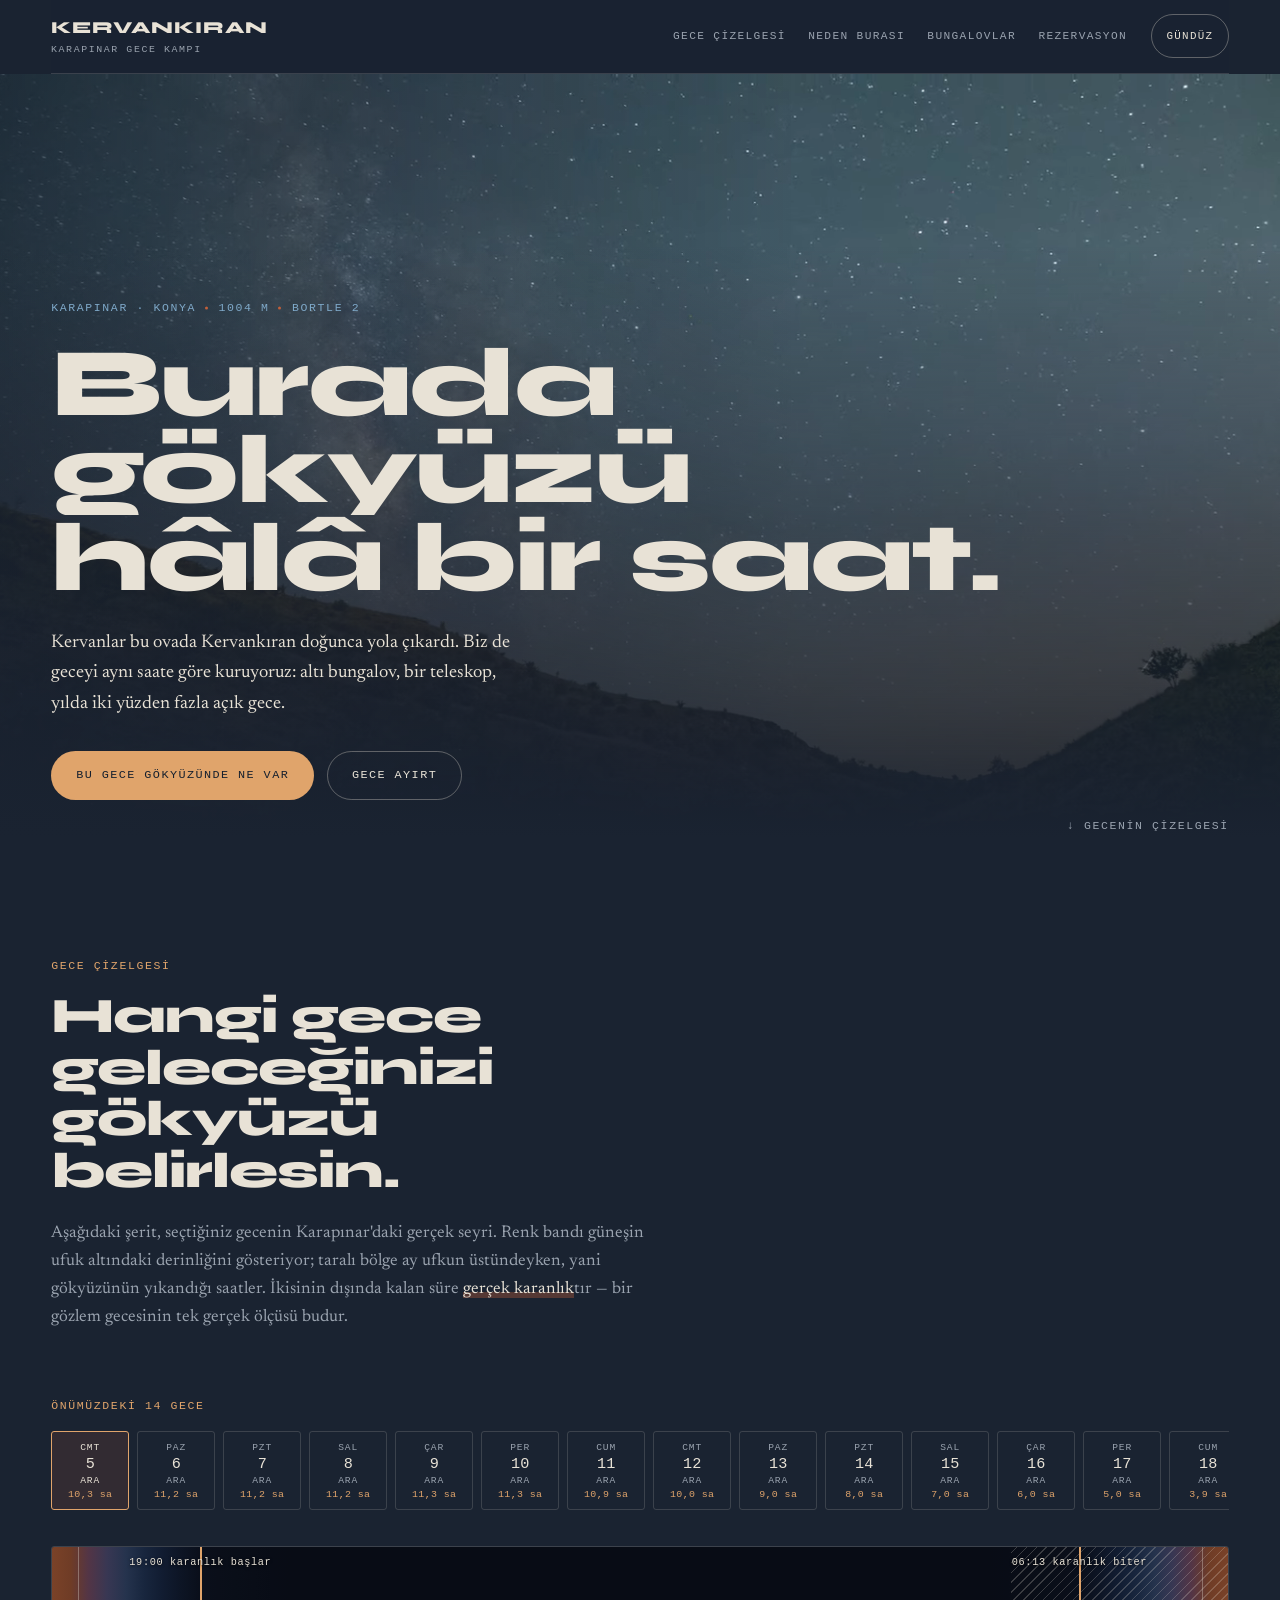
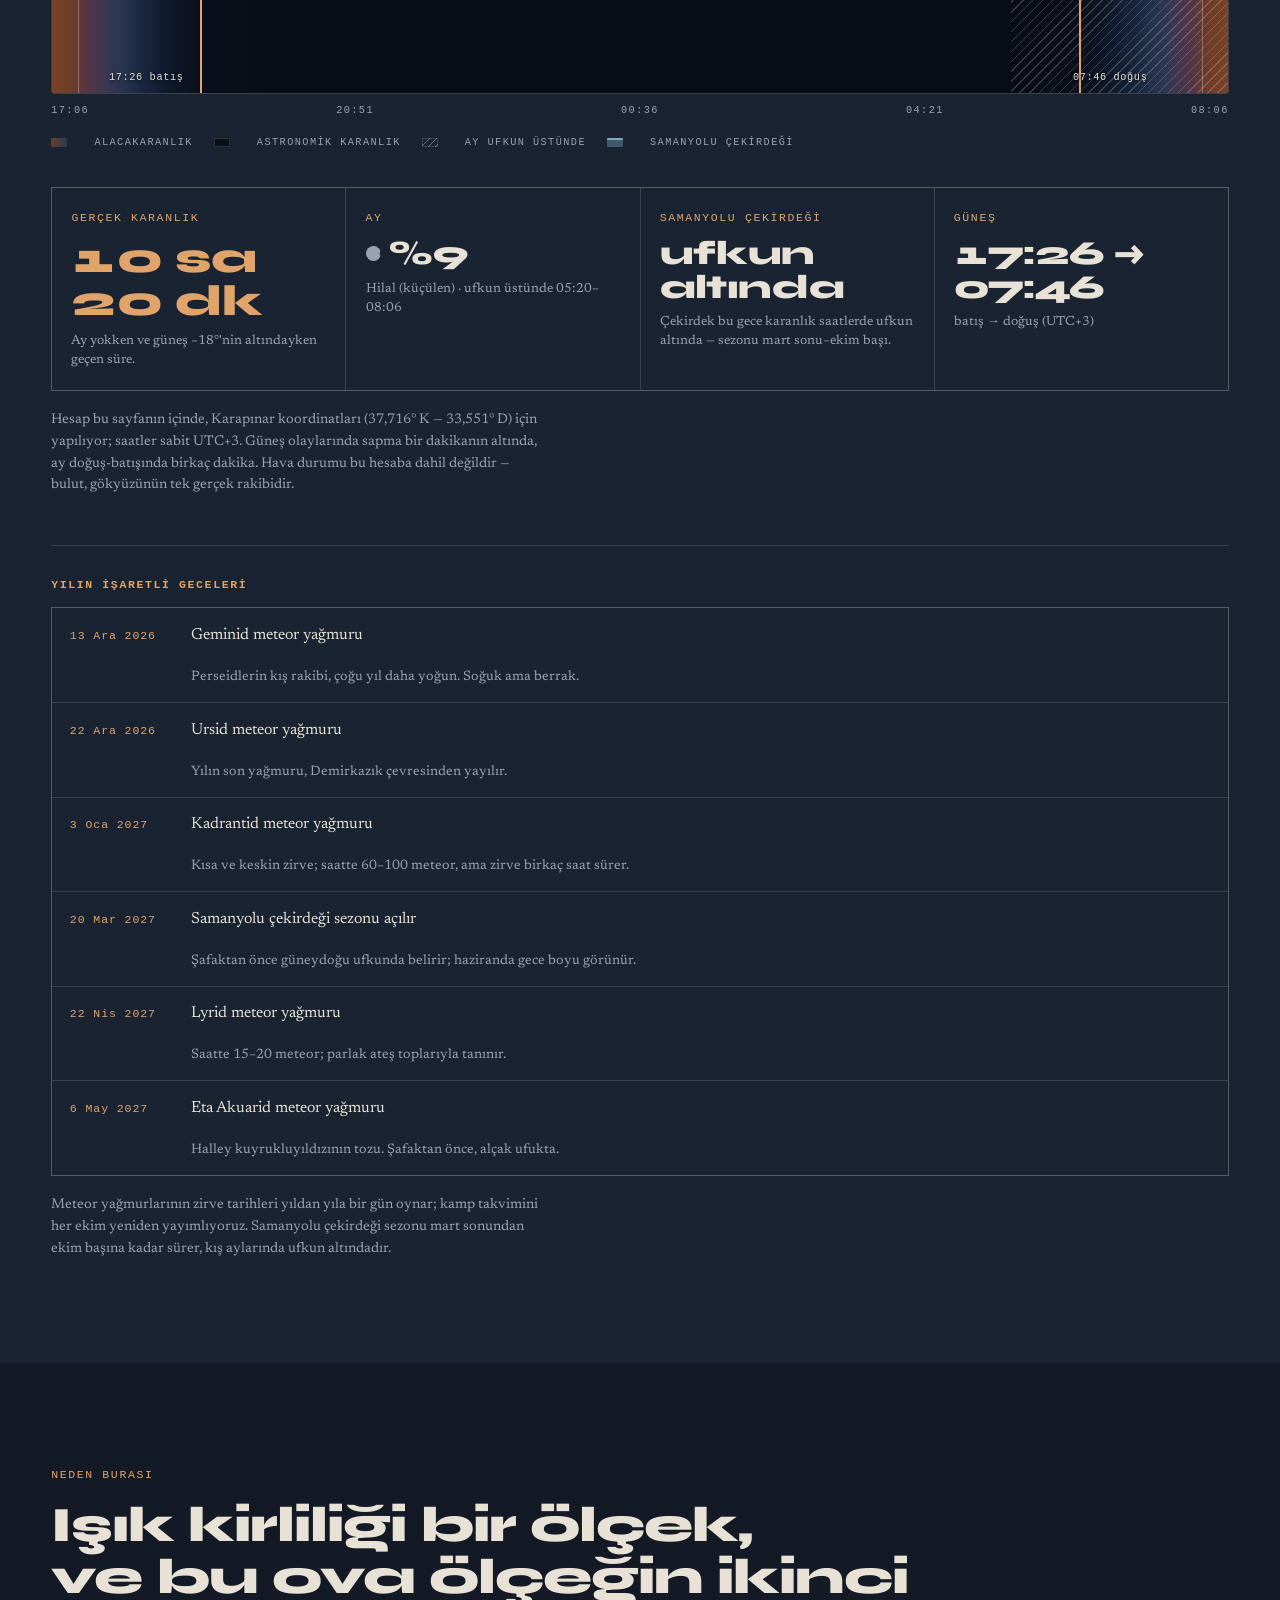
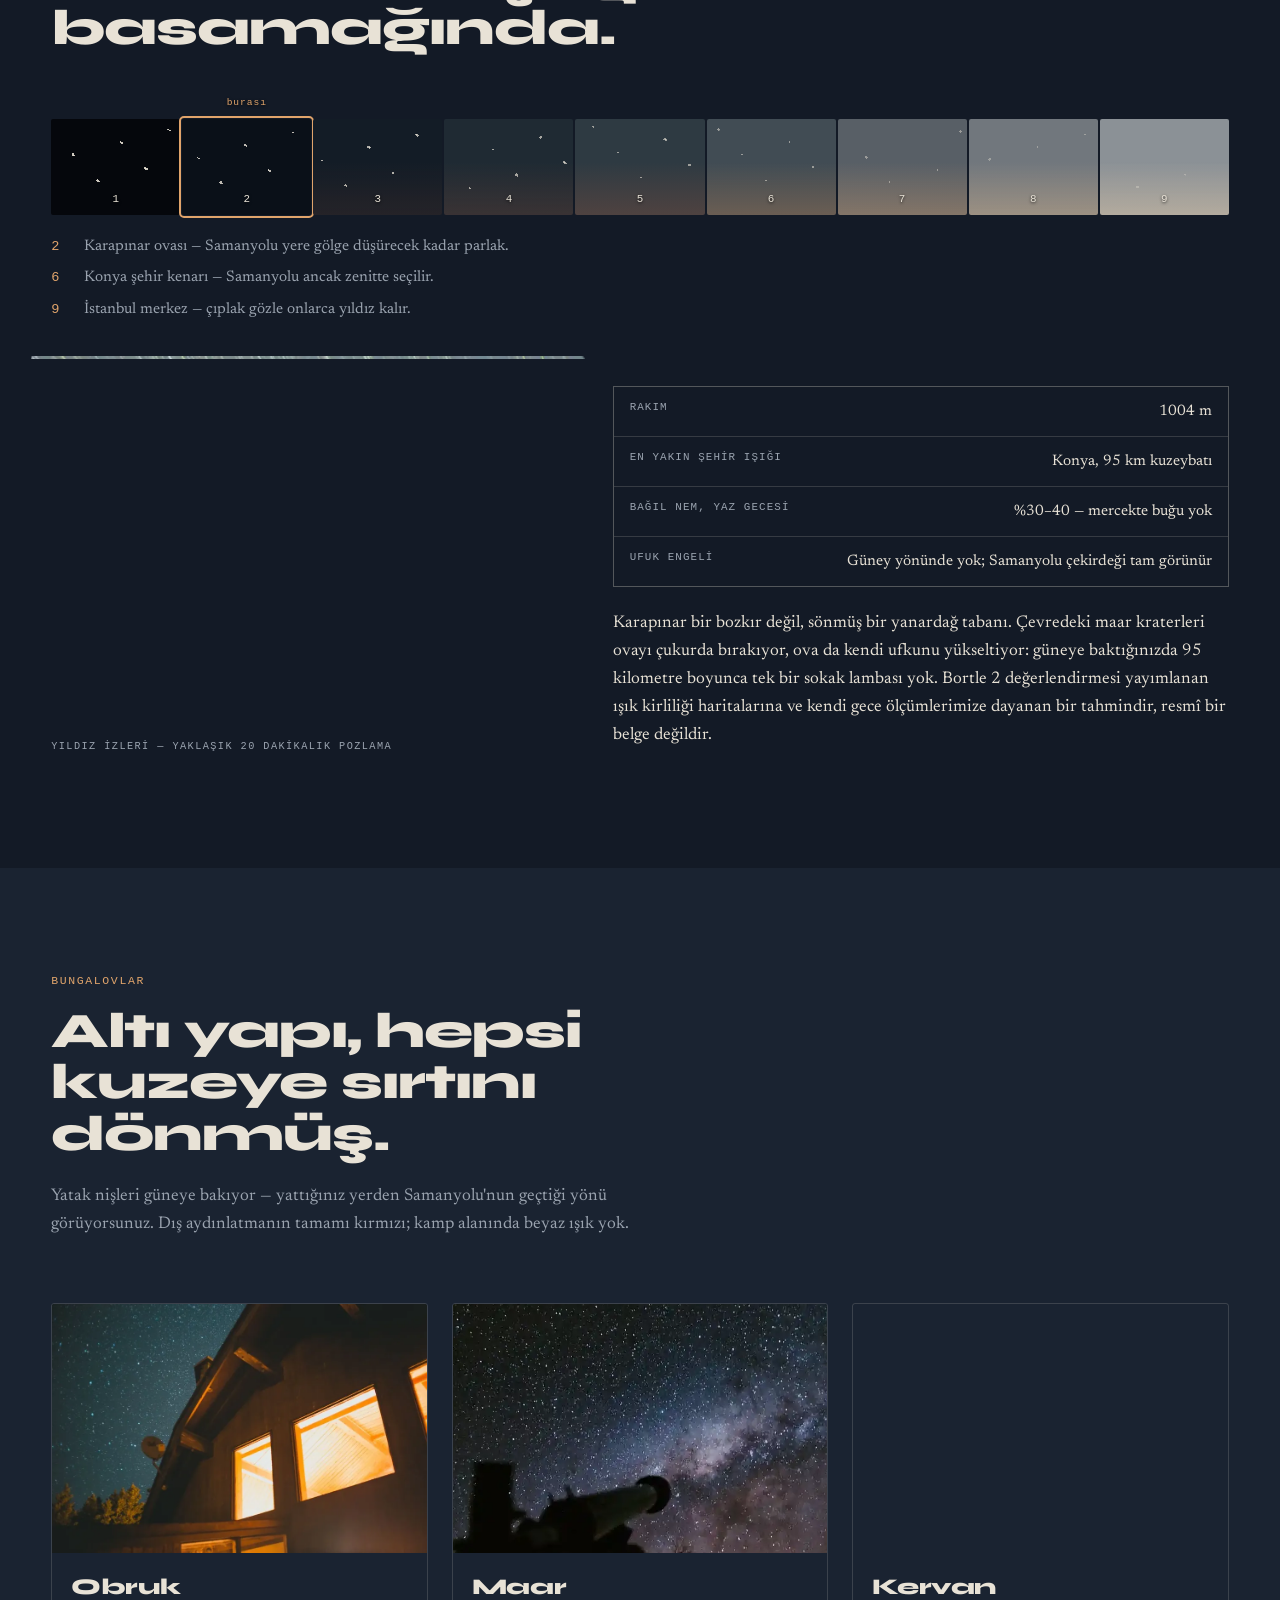
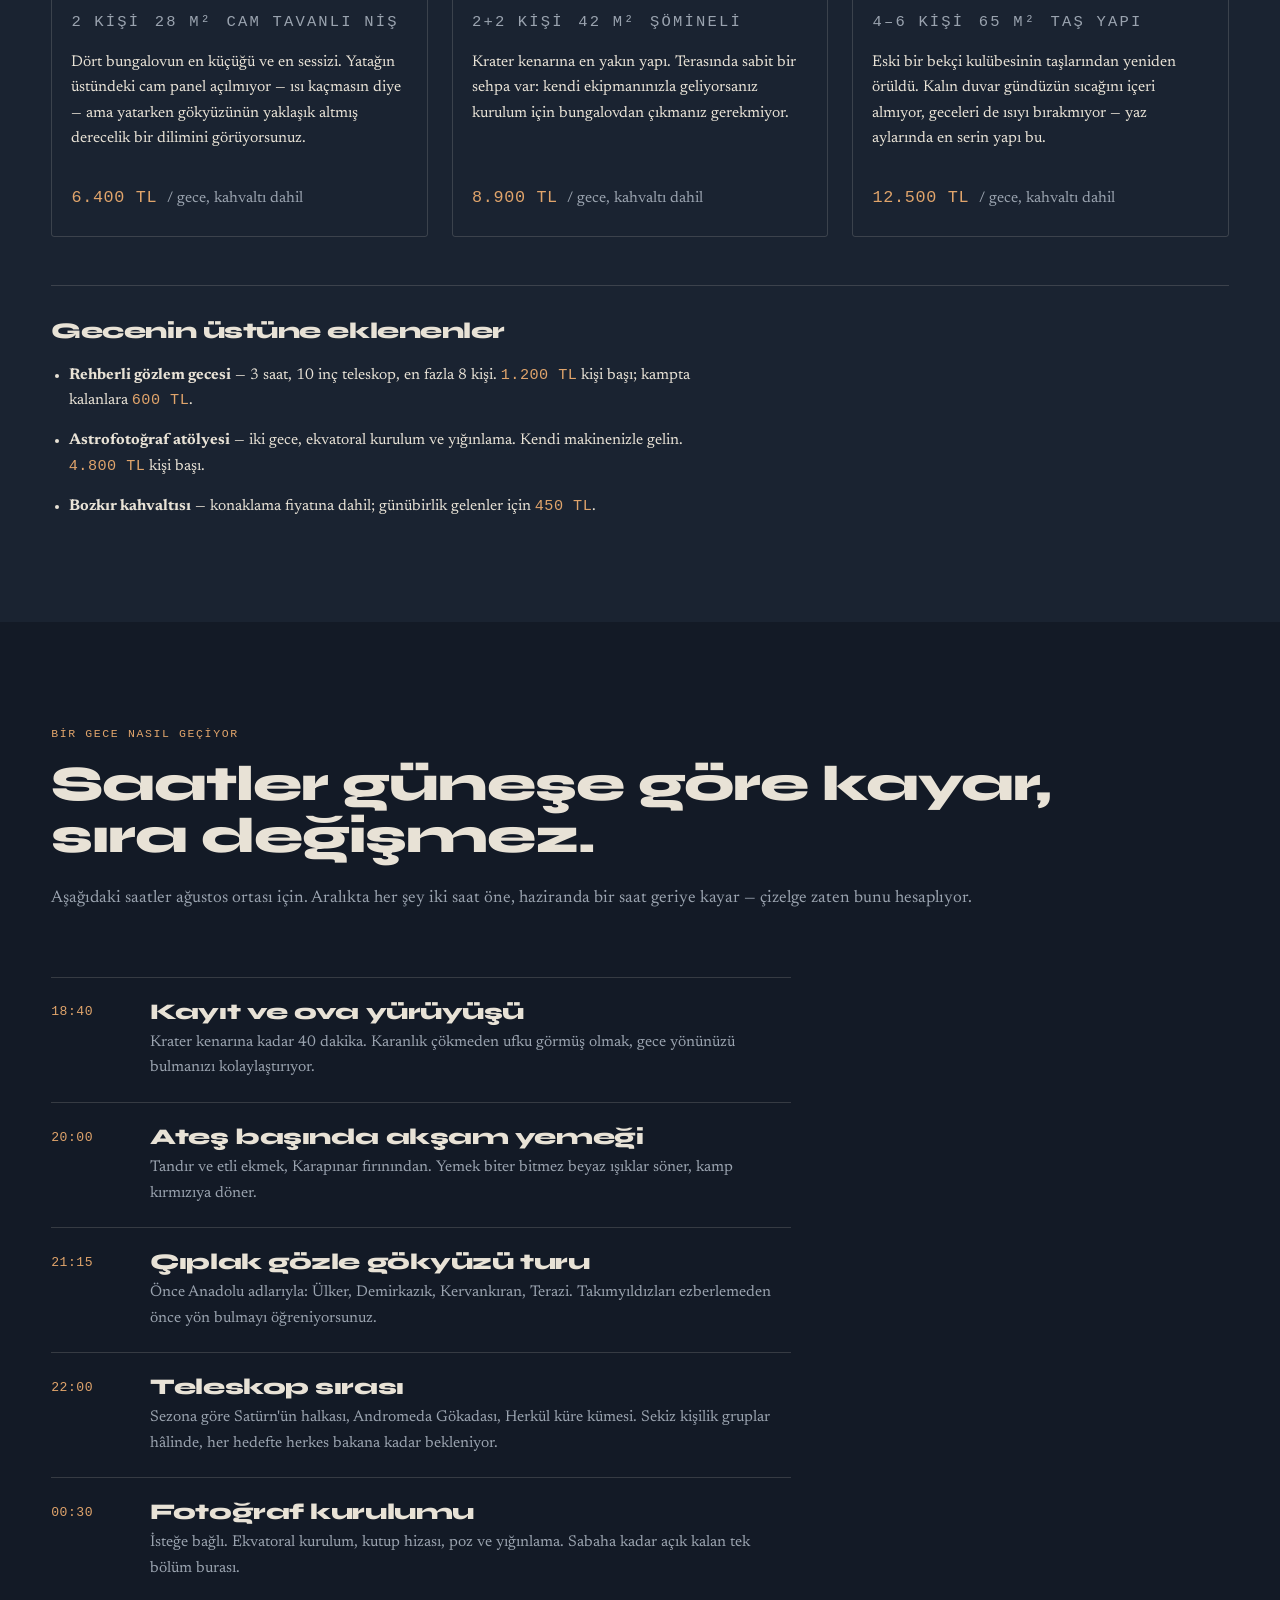
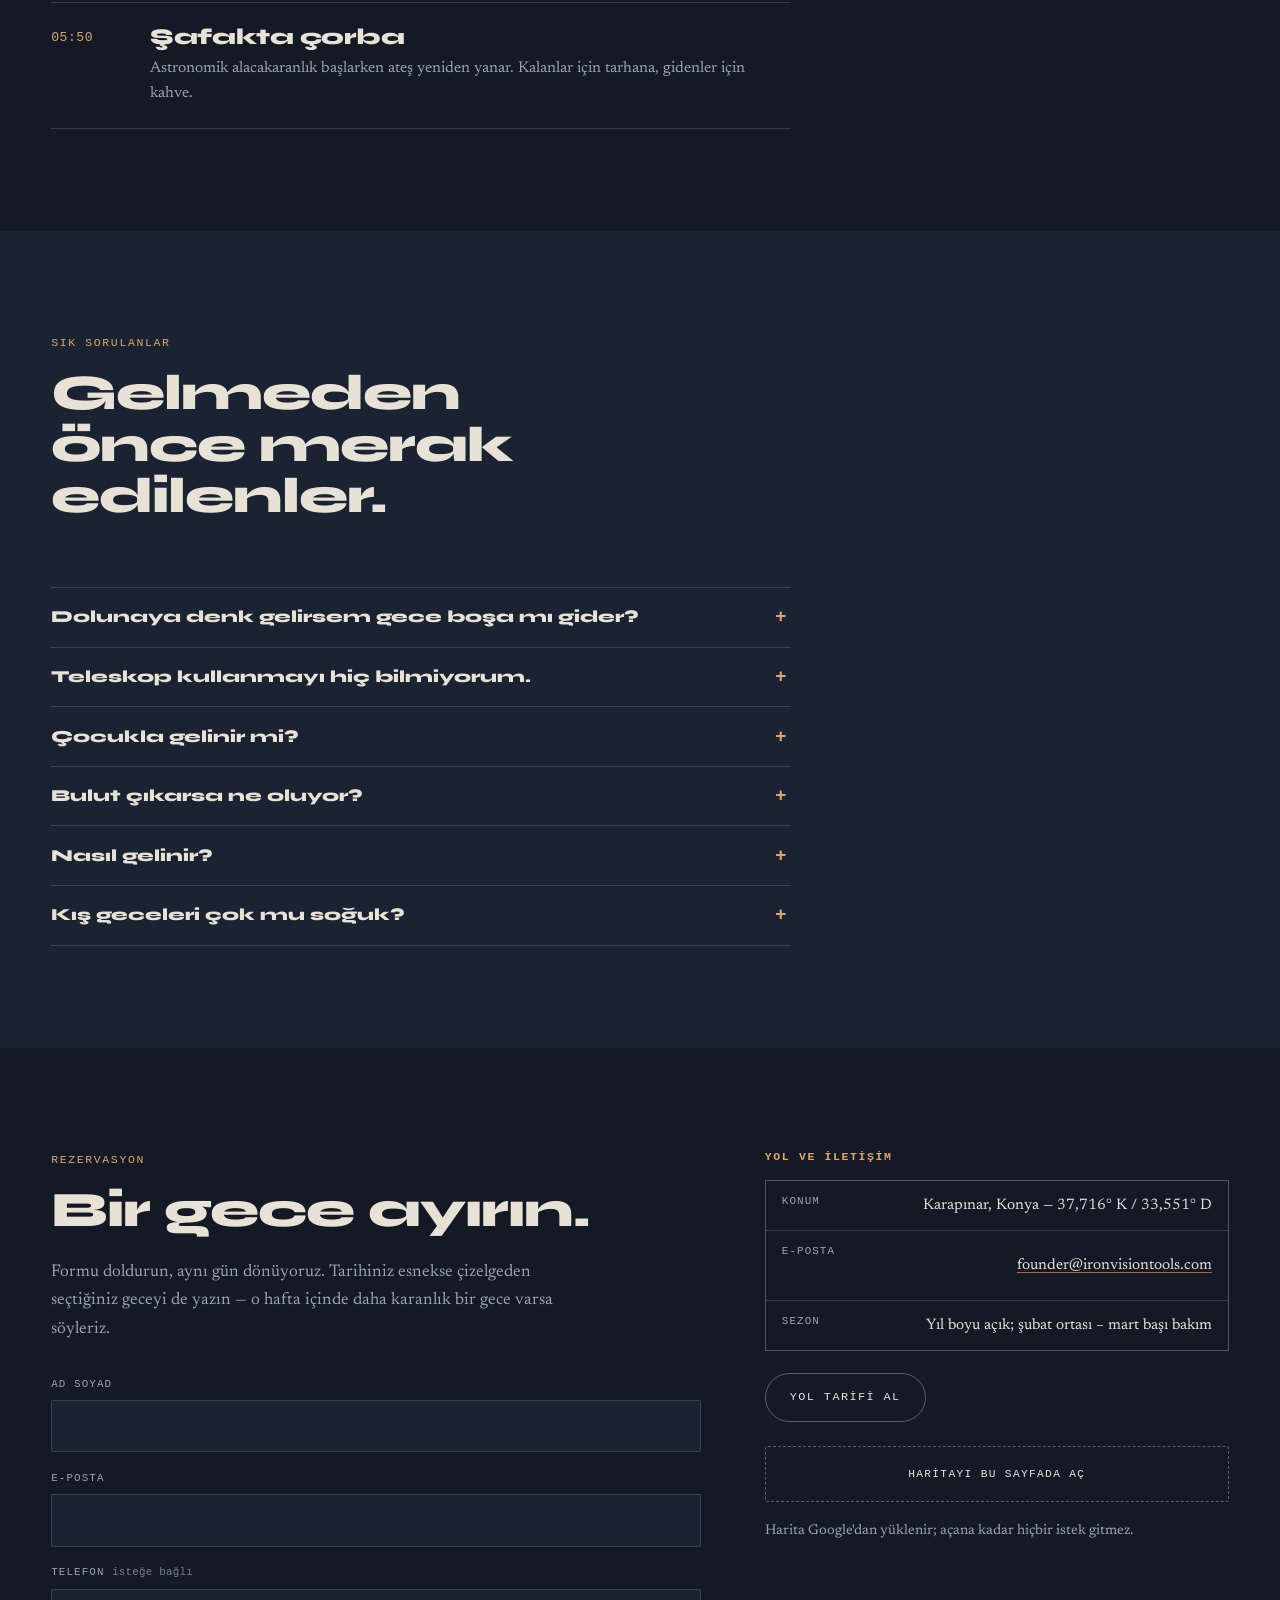
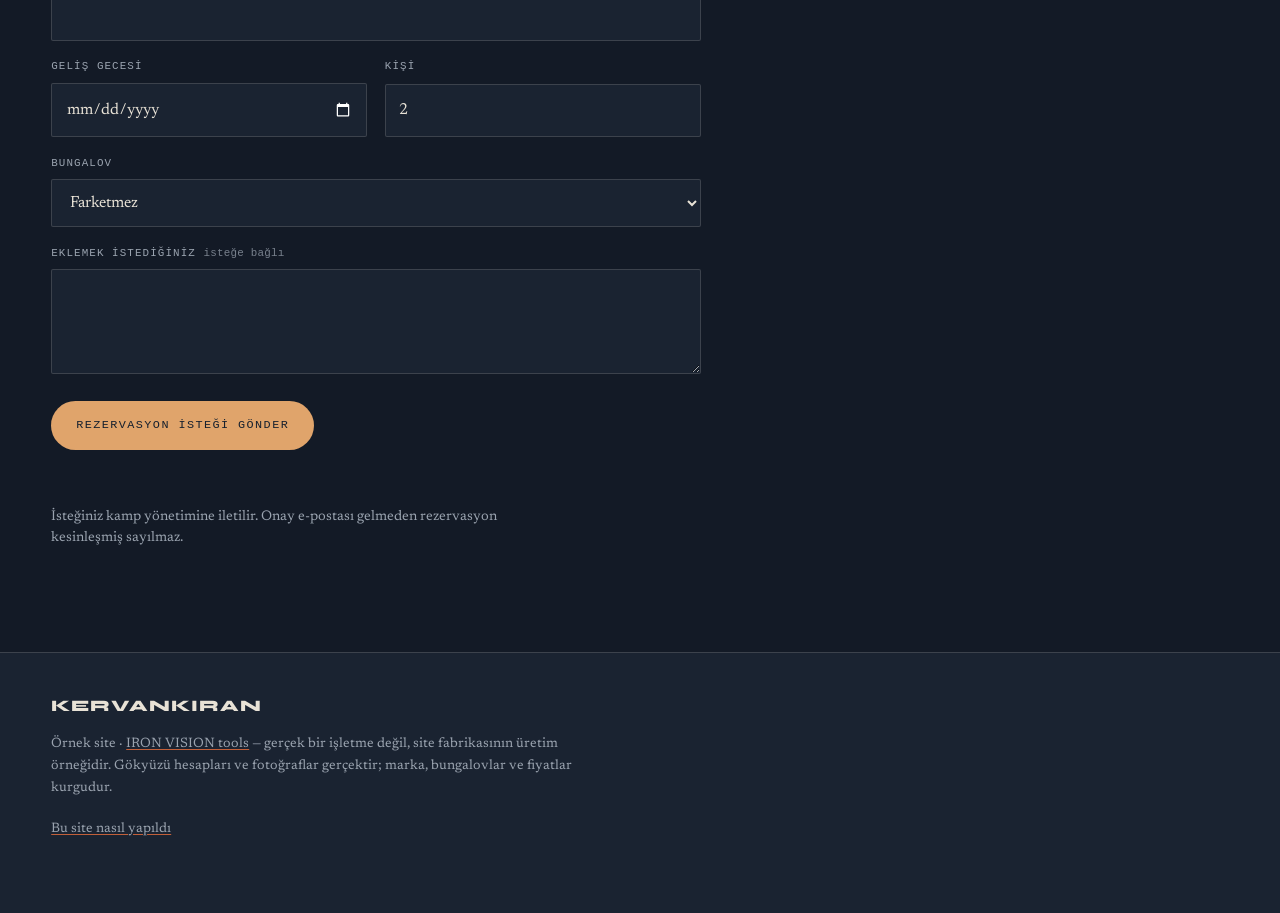
<file: index.html>
<!DOCTYPE html>
<html lang="tr">
<head>
<meta charset="utf-8">
<meta name="viewport" content="width=device-width, initial-scale=1">
<title>KERVANKIRAN — Karapınar gece kampı · bungalov ve gözlem gecesi</title>
<meta name="description" content="Karapınar volkanik ovasında altı bungalov, bir teleskop ve Bortle 2 gökyüzü. Geldiğiniz gece kaç saat gerçek karanlık var, sayfadaki çizelge hesaplıyor.">
<link rel="canonical" href="https://erdemirigiz-dotcom.github.io/astro-kamp/">
<meta property="og:type" content="website">
<meta property="og:locale" content="tr_TR">
<meta property="og:site_name" content="KERVANKIRAN">
<meta property="og:title" content="KERVANKIRAN — Karapınar gece kampı">
<meta property="og:description" content="Bortle 2 gökyüzünün altında altı bungalov ve bir teleskop. Geleceğiniz gecenin karanlık saatini sayfa hesaplıyor.">
<meta property="og:url" content="https://erdemirigiz-dotcom.github.io/astro-kamp/">
<meta property="og:image" content="https://erdemirigiz-dotcom.github.io/astro-kamp/og-kapak.png">
<meta property="og:image:width" content="1200">
<meta property="og:image:height" content="630">
<meta property="og:image:alt" content="Karapınar ovasının üstünde Samanyolu ve KERVANKIRAN yazısı">
<meta name="twitter:card" content="summary_large_image">
<meta name="twitter:title" content="KERVANKIRAN — Karapınar gece kampı">
<meta name="twitter:description" content="Bortle 2 gökyüzünün altında altı bungalov ve bir teleskop.">
<meta name="twitter:image" content="https://erdemirigiz-dotcom.github.io/astro-kamp/og-kapak.png">
<meta name="theme-color" content="#1A2331">
<link rel="icon" href="data:image/svg+xml,%3Csvg xmlns='http://www.w3.org/2000/svg' viewBox='0 0 32 32'%3E%3Crect width='32' height='32' fill='%231A2331'/%3E%3Ccircle cx='16' cy='16' r='4' fill='%23E0A46B'/%3E%3Ccircle cx='7' cy='8' r='1.4' fill='%23E8E2D6'/%3E%3Ccircle cx='25' cy='23' r='1.4' fill='%23E8E2D6'/%3E%3Ccircle cx='24' cy='7' r='1' fill='%237FA9C9'/%3E%3C/svg%3E">
<link rel="preconnect" href="https://fonts.googleapis.com">
<link rel="preconnect" href="https://fonts.gstatic.com" crossorigin>
<link rel="stylesheet" href="https://fonts.googleapis.com/css2?family=Newsreader:wght@400&family=Syne:wght@800&display=swap">
<link rel="stylesheet" href="css/site.css">
<script type="application/ld+json">
{
  "@context": "https://schema.org",
  "@type": "LodgingBusiness",
  "name": "KERVANKIRAN",
  "description": "Karapınar volkanik ovasında yıldız gözlem odaklı bungalov konaklama.",
  "url": "https://erdemirigiz-dotcom.github.io/astro-kamp/",
  "email": "founder@ironvisiontools.com",
  "address": {
    "@type": "PostalAddress",
    "addressLocality": "Karapınar",
    "addressRegion": "Konya",
    "addressCountry": "TR"
  },
  "geo": { "@type": "GeoCoordinates", "latitude": 37.716, "longitude": 33.551 },
  "amenityFeature": [
    { "@type": "LocationFeatureSpecification", "name": "Rehberli teleskop gözlemi", "value": true },
    { "@type": "LocationFeatureSpecification", "name": "Kırmızı ışık aydınlatma", "value": true },
    { "@type": "LocationFeatureSpecification", "name": "Astrofotoğraf sehpası", "value": true }
  ],
  "priceRange": "6.400–12.500 TL"
}
</script>
</head>
<body>
<a class="atla" href="#cizelge">Gece çizelgesine atla</a>

<header class="ust">
  <a class="marka" href="#tepe"><span class="marka-ad">KERVANKIRAN</span><span class="marka-alt">Karapınar gece kampı</span></a>
  <nav class="ust-gez" aria-label="Bölümler">
    <a href="#cizelge">Gece çizelgesi</a>
    <a href="#gokyuzu">Neden burası</a>
    <a href="#bungalov">Bungalovlar</a>
    <a href="#rezervasyon">Rezervasyon</a>
  </nav>
  <button class="tema-dugme" type="button" id="tema-dugme" aria-pressed="false">
    <span class="tema-etiket">Gündüz</span>
  </button>
</header>

<main id="tepe">

  <!-- ══ HERO ══════════════════════════════════════════════════════════ -->
  <section class="hero">
    <div class="hero-gorsel">
      <picture>
        <source media="(max-width: 700px)" srcset="gorseller/hero-mobil-v2.webp">
        <img src="gorseller/hero-samanyolu-v2.webp" alt="Karapınar ovasının çıplak ufku üzerinde uçtan uca uzanan Samanyolu kavsi" width="1400" height="788" fetchpriority="high" decoding="async">
      </picture>
      <!-- Video JS ile eklenir (site.js, heroVideo): kısıtlı ekran/veri tasarrufu/reduced-motion'da
           hiç istek gitmez, poster tek başına kalır. `poster` özniteliği KASTEN yok: video zaten
           oynamaya başlayana kadar opacity:0 (altındaki <picture> tam görünür poster'ın kendisi) —
           ayrı bir poster fetch'i sadece tekrar aynı (ya da mobilde YANLIŞ) görseli indirtirdi. -->
      <video class="hero-video" id="hero-video" muted loop playsinline preload="none" aria-hidden="true" tabindex="-1"></video>
    </div>
    <div class="hero-icerik">
      <p class="veri hero-veri"><span>Karapınar · Konya</span><span>1004 m</span><span>Bortle 2</span></p>
      <h1 class="hero-baslik" data-bolunmus>Burada gökyüzü<br>hâlâ bir saat.</h1>
      <p class="hero-metin giris-satir">Kervanlar bu ovada Kervankıran doğunca yola çıkardı. Biz de geceyi
        aynı saate göre kuruyoruz: altı bungalov, bir teleskop, yılda iki yüzden fazla açık gece.</p>
      <div class="hero-dugmeler giris-satir">
        <a class="dugme dugme-birincil" href="#cizelge">Bu gece gökyüzünde ne var</a>
        <a class="dugme dugme-ikincil" href="#rezervasyon">Gece ayırt</a>
      </div>
    </div>
    <p class="hero-kaydir veri" aria-hidden="true">↓ gecenin çizelgesi</p>
  </section>

  <!-- ══ İMZA: GECE ÇİZELGESİ ══════════════════════════════════════════ -->
  <section id="cizelge" class="bolum cizelge">
    <div class="bolum-bas">
      <p class="veri etiket">Gece çizelgesi</p>
      <h2>Hangi gece geleceğinizi<br>gökyüzü belirlesin.</h2>
      <p class="acik">Aşağıdaki şerit, seçtiğiniz gecenin Karapınar'daki gerçek seyri. Renk bandı güneşin
        ufuk altındaki derinliğini gösteriyor; taralı bölge ay ufkun üstündeyken, yani gökyüzünün
        yıkandığı saatler. İkisinin dışında kalan süre <strong>gerçek karanlık</strong>tır — bir gözlem
        gecesinin tek gerçek ölçüsü budur.</p>
    </div>

    <div class="tarih-secim">
      <p class="veri etiket" id="tarih-baslik">Önümüzdeki 14 gece</p>
      <div class="tarih-serit" role="group" aria-labelledby="tarih-baslik" id="tarih-serit"></div>
    </div>

    <div class="serit-sarmal">
      <div class="serit" id="serit" role="img" aria-labelledby="serit-ozet"></div>
      <div class="serit-eksen veri" id="serit-eksen" aria-hidden="true"></div>
    </div>

    <p class="serit-anahtar veri" aria-hidden="true">
      <span class="ank ank-alaca"></span>alacakaranlık
      <span class="ank ank-karanlik"></span>astronomik karanlık
      <span class="ank ank-ay"></span>ay ufkun üstünde
      <span class="ank ank-sy"></span>Samanyolu çekirdeği
    </p>

    <div class="karne" id="serit-ozet" aria-live="polite">
      <div class="karne-oge karne-buyuk">
        <p class="veri etiket">Gerçek karanlık</p>
        <p class="karne-deger" id="k-karanlik">—</p>
        <p class="karne-not" id="k-karanlik-not">ay yokken ve güneş −18°'nin altındayken</p>
      </div>
      <div class="karne-oge">
        <p class="veri etiket">Ay</p>
        <p class="karne-deger karne-ay"><span class="ay-simge" id="k-ay-simge" aria-hidden="true"></span><span id="k-ay">—</span></p>
        <p class="karne-not" id="k-ay-not">—</p>
      </div>
      <div class="karne-oge">
        <p class="veri etiket">Samanyolu çekirdeği</p>
        <p class="karne-deger" id="k-sy">—</p>
        <p class="karne-not" id="k-sy-not">—</p>
      </div>
      <div class="karne-oge">
        <p class="veri etiket">Güneş</p>
        <p class="karne-deger" id="k-gunes">—</p>
        <p class="karne-not">batış → doğuş (UTC+3)</p>
      </div>
    </div>

    <p class="kucuk-not">Hesap bu sayfanın içinde, Karapınar koordinatları (37,716° K — 33,551° D) için
      yapılıyor; saatler sabit UTC+3. Güneş olaylarında sapma bir dakikanın altında, ay doğuş-batışında
      birkaç dakika. Hava durumu bu hesaba dahil değildir — bulut, gökyüzünün tek gerçek rakibidir.</p>

    <div class="olaylar">
      <h3 class="veri etiket">Yılın işaretli geceleri</h3>
      <ul class="olay-liste" id="olay-liste"></ul>
      <p class="kucuk-not">Meteor yağmurlarının zirve tarihleri yıldan yıla bir gün oynar; kamp
        takvimini her ekim yeniden yayımlıyoruz. Samanyolu çekirdeği sezonu mart sonundan ekim başına
        kadar sürer, kış aylarında ufkun altındadır.</p>
    </div>
  </section>

  <!-- ══ NEDEN BURASI ══════════════════════════════════════════════════ -->
  <section id="gokyuzu" class="bolum karanlik-bolum">
    <div class="bolum-bas">
      <p class="veri etiket">Neden burası</p>
      <h2>Işık kirliliği bir ölçek,<br>ve bu ova ölçeğin ikinci basamağında.</h2>
    </div>

    <div class="bortle">
      <ol class="bortle-serit" id="bortle-serit" aria-label="Bortle karanlık ölçeği, 1 en karanlık 9 en aydınlık"></ol>
      <div class="bortle-kiyas">
        <p><span class="veri">2</span> Karapınar ovası — Samanyolu yere gölge düşürecek kadar parlak.</p>
        <p><span class="veri">6</span> Konya şehir kenarı — Samanyolu ancak zenitte seçilir.</p>
        <p><span class="veri">9</span> İstanbul merkez — çıplak gözle onlarca yıldız kalır.</p>
      </div>
    </div>

    <div class="ikili">
      <figure class="ikili-gorsel acilan">
        <img src="gorseller/yildiz-izi.webp" alt="Uzun pozlamada gökyüzünde daireler çizen yıldız izleri ve karanlık ufuk çizgisi" width="704" height="469" loading="lazy" decoding="async">
        <figcaption class="veri">Yıldız izleri — yaklaşık 20 dakikalık pozlama</figcaption>
      </figure>
      <div class="ikili-metin">
        <dl class="olcum">
          <div><dt>Rakım</dt><dd>1004 m</dd></div>
          <div><dt>En yakın şehir ışığı</dt><dd>Konya, 95 km kuzeybatı</dd></div>
          <div><dt>Bağıl nem, yaz gecesi</dt><dd>%30–40 — mercekte buğu yok</dd></div>
          <div><dt>Ufuk engeli</dt><dd>Güney yönünde yok; Samanyolu çekirdeği tam görünür</dd></div>
        </dl>
        <p>Karapınar bir bozkır değil, sönmüş bir yanardağ tabanı. Çevredeki maar kraterleri ovayı
          çukurda bırakıyor, ova da kendi ufkunu yükseltiyor: güneye baktığınızda 95 kilometre boyunca
          tek bir sokak lambası yok. Bortle 2 değerlendirmesi yayımlanan ışık kirliliği haritalarına
          ve kendi gece ölçümlerimize dayanan bir tahmindir, resmî bir belge değildir.</p>
      </div>
    </div>
  </section>

  <!-- ══ BUNGALOVLAR ══════════════════════════════════════════════════ -->
  <section id="bungalov" class="bolum">
    <div class="bolum-bas">
      <p class="veri etiket">Bungalovlar</p>
      <h2>Altı yapı, hepsi kuzeye sırtını dönmüş.</h2>
      <p class="acik">Yatak nişleri güneye bakıyor — yattığınız yerden Samanyolu'nun geçtiği yönü
        görüyorsunuz. Dış aydınlatmanın tamamı kırmızı; kamp alanında beyaz ışık yok.</p>
    </div>
    <div class="kartlar">
      <article class="kart">
        <img src="gorseller/bungalov-gece.webp" alt="Yıldızlı gökyüzünün altında penceresi sıcak ışıkla aydınlanmış küçük ahşap bungalov" width="880" height="587" loading="lazy" decoding="async">
        <div class="kart-govde">
          <h3>Obruk</h3>
          <p class="veri kart-veri"><span>2 kişi</span><span>28 m²</span><span>cam tavanlı niş</span></p>
          <p>Dört bungalovun en küçüğü ve en sessizi. Yatağın üstündeki cam panel açılmıyor — ısı
            kaçmasın diye — ama yatarken gökyüzünün yaklaşık altmış derecelik bir dilimini görüyorsunuz.</p>
          <p class="fiyat"><span class="veri">6.400 TL</span> / gece, kahvaltı dahil</p>
        </div>
      </article>
      <article class="kart">
        <img src="gorseller/teleskop.webp" alt="Gece gökyüzüne çevrilmiş teleskobun kırmızı ışıkta beliren silueti" width="603" height="754" loading="lazy" decoding="async">
        <div class="kart-govde">
          <h3>Maar</h3>
          <p class="veri kart-veri"><span>2+2 kişi</span><span>42 m²</span><span>şömineli</span></p>
          <p>Krater kenarına en yakın yapı. Terasında sabit bir sehpa var: kendi ekipmanınızla
            geliyorsanız kurulum için bungalovdan çıkmanız gerekmiyor.</p>
          <p class="fiyat"><span class="veri">8.900 TL</span> / gece, kahvaltı dahil</p>
        </div>
      </article>
      <article class="kart">
        <img src="gorseller/tas-yapi.webp" alt="Kaba yontma taştan örülmüş kalın duvarlı yapının alçak akşam ışığındaki cephesi ve kiremit çatısı" width="880" height="587" loading="lazy" decoding="async">
        <div class="kart-govde">
          <h3>Kervan</h3>
          <p class="veri kart-veri"><span>4–6 kişi</span><span>65 m²</span><span>taş yapı</span></p>
          <p>Eski bir bekçi kulübesinin taşlarından yeniden örüldü. Kalın duvar gündüzün sıcağını
            içeri almıyor, geceleri de ısıyı bırakmıyor — yaz aylarında en serin yapı bu.</p>
          <p class="fiyat"><span class="veri">12.500 TL</span> / gece, kahvaltı dahil</p>
        </div>
      </article>
    </div>

    <div class="ekler">
      <h3>Gecenin üstüne eklenenler</h3>
      <ul>
        <li><strong>Rehberli gözlem gecesi</strong> — 3 saat, 10 inç teleskop, en fazla 8 kişi.
          <span class="veri">1.200 TL</span> kişi başı; kampta kalanlara <span class="veri">600 TL</span>.</li>
        <li><strong>Astrofotoğraf atölyesi</strong> — iki gece, ekvatoral kurulum ve yığınlama.
          Kendi makinenizle gelin. <span class="veri">4.800 TL</span> kişi başı.</li>
        <li><strong>Bozkır kahvaltısı</strong> — konaklama fiyatına dahil; günübirlik gelenler için
          <span class="veri">450 TL</span>.</li>
      </ul>
    </div>
  </section>

  <!-- ══ GECENİN AKIŞI ════════════════════════════════════════════════ -->
  <section class="bolum karanlik-bolum">
    <div class="bolum-bas">
      <p class="veri etiket">Bir gece nasıl geçiyor</p>
      <h2>Saatler güneşe göre kayar,<br>sıra değişmez.</h2>
      <p class="acik">Aşağıdaki saatler ağustos ortası için. Aralıkta her şey iki saat öne, haziranda
        bir saat geriye kayar — çizelge zaten bunu hesaplıyor.</p>
    </div>
    <ol class="akis">
      <li><span class="veri akis-saat">18:40</span><div><h3>Kayıt ve ova yürüyüşü</h3>
        <p>Krater kenarına kadar 40 dakika. Karanlık çökmeden ufku görmüş olmak, gece yönünüzü
          bulmanızı kolaylaştırıyor.</p></div></li>
      <li><span class="veri akis-saat">20:00</span><div><h3>Ateş başında akşam yemeği</h3>
        <p>Tandır ve etli ekmek, Karapınar fırınından. Yemek biter bitmez beyaz ışıklar söner,
          kamp kırmızıya döner.</p></div></li>
      <li><span class="veri akis-saat">21:15</span><div><h3>Çıplak gözle gökyüzü turu</h3>
        <p>Önce Anadolu adlarıyla: Ülker, Demirkazık, Kervankıran, Terazi. Takımyıldızları
          ezberlemeden önce yön bulmayı öğreniyorsunuz.</p></div></li>
      <li><span class="veri akis-saat">22:00</span><div><h3>Teleskop sırası</h3>
        <p>Sezona göre Satürn'ün halkası, Andromeda Gökadası, Herkül küre kümesi. Sekiz kişilik
          gruplar hâlinde, her hedefte herkes bakana kadar bekleniyor.</p></div></li>
      <li><span class="veri akis-saat">00:30</span><div><h3>Fotoğraf kurulumu</h3>
        <p>İsteğe bağlı. Ekvatoral kurulum, kutup hizası, poz ve yığınlama. Sabaha kadar açık
          kalan tek bölüm burası.</p></div></li>
      <li><span class="veri akis-saat">05:50</span><div><h3>Şafakta çorba</h3>
        <p>Astronomik alacakaranlık başlarken ateş yeniden yanar. Kalanlar için tarhana,
          gidenler için kahve.</p></div></li>
    </ol>
  </section>

  <!-- ══ SSS ══════════════════════════════════════════════════════════ -->
  <section class="bolum">
    <div class="bolum-bas">
      <p class="veri etiket">Sık sorulanlar</p>
      <h2>Gelmeden önce merak edilenler.</h2>
    </div>
    <div class="sss">
      <details><summary>Dolunaya denk gelirsem gece boşa mı gider?</summary>
        <p>Boşa gitmez ama gökyüzü değişir. Dolunayda bulutsu ve gökada göremezsiniz; buna karşılık
          ay yüzeyi, çift yıldızlar ve gezegenler en iyi o gecelerde görünür. Yukarıdaki çizelge
          hangi gecede ne kadar karanlık kaldığını gösteriyor — takviminiz esnekse yeni aya yakın
          bir hafta seçin, esnek değilse ay programına geçiyoruz.</p></details>
      <details><summary>Teleskop kullanmayı hiç bilmiyorum.</summary>
        <p>Gözlem gecesinde teleskobu rehber kullanıyor, siz sadece bakıyorsunuz. Kendi teleskobunuzu
          getirdiyseniz kurulumda yardım ediyoruz; hizalama isterseniz gündüzden randevu alın,
          karanlıkta kurulum herkesin gözünü bozuyor.</p></details>
      <details><summary>Çocukla gelinir mi?</summary>
        <p>Gelinir. Gözlem gecesi yaklaşık 7 yaşından itibaren keyifli oluyor; daha küçükler için
          yemekten sonraki çıplak göz turu yeterli. Kamp alanında beyaz ışık yasağı çocuklar için de
          geçerli — el fenerine kırmızı film veriyoruz.</p></details>
      <details><summary>Bulut çıkarsa ne oluyor?</summary>
        <p>Gözlem gecesi ücretini iade ediyoruz ya da başka bir tarihe aktarıyoruz; konaklama devam
          eder. Kararı akşam 21:00'de birlikte veriyoruz, önceden iptal etmiyoruz — bu ovada bulut
          bir saatte dağılabiliyor.</p></details>
      <details><summary>Nasıl gelinir?</summary>
        <p>Konya'dan 95 km, Adana'dan 210 km, Ankara'dan 350 km. Son 6 km stabilize yol; sedan
          araçla sorun olmuyor, yağış sonrası yavaş sürün. Otobüsle gelenleri Karapınar ilçe
          merkezinden alıyoruz, önceden yazmanız yeterli.</p></details>
      <details><summary>Kış geceleri çok mu soğuk?</summary>
        <p>Ocak gecelerinde −12 °C'ye kadar düşüyor, buna karşılık yılın en berrak gökyüzü de o
          aylarda. Bungalovlar ısıtmalı; gözlem için kat kat giyinmek ve kalın taban şart, ödünç
          mont ve battaniye kampta var.</p></details>
    </div>
  </section>

  <!-- ══ REZERVASYON ══════════════════════════════════════════════════ -->
  <section id="rezervasyon" class="bolum karanlik-bolum">
    <div class="rez-duzen">
      <div class="rez-form-alan">
        <p class="veri etiket">Rezervasyon</p>
        <h2>Bir gece ayırın.</h2>
        <p class="acik">Formu doldurun, aynı gün dönüyoruz. Tarihiniz esnekse çizelgeden seçtiğiniz
          geceyi de yazın — o hafta içinde daha karanlık bir gece varsa söyleriz.</p>

        <form id="rez-form" novalidate>
          <div class="alan">
            <label for="f-ad">Ad soyad</label>
            <input id="f-ad" name="ad" type="text" autocomplete="name" required>
          </div>
          <div class="alan">
            <label for="f-eposta">E-posta</label>
            <input id="f-eposta" name="eposta" type="email" autocomplete="email" required>
          </div>
          <div class="alan">
            <label for="f-tel">Telefon <span class="istege">isteğe bağlı</span></label>
            <input id="f-tel" name="telefon" type="tel" autocomplete="tel" inputmode="tel">
          </div>
          <div class="alan-ikili">
            <div class="alan">
              <label for="f-tarih">Geliş gecesi</label>
              <input id="f-tarih" name="tarih" type="date">
            </div>
            <div class="alan">
              <label for="f-kisi">Kişi</label>
              <input id="f-kisi" name="kisi" type="number" min="1" max="12" value="2" inputmode="numeric">
            </div>
          </div>
          <div class="alan">
            <label for="f-bungalov">Bungalov</label>
            <select id="f-bungalov" name="bungalov">
              <option>Farketmez</option>
              <option>Obruk — 2 kişi</option>
              <option>Maar — 2+2 kişi</option>
              <option>Kervan — 4–6 kişi</option>
            </select>
          </div>
          <div class="alan">
            <label for="f-mesaj">Eklemek istediğiniz <span class="istege">isteğe bağlı</span></label>
            <textarea id="f-mesaj" name="mesaj" rows="3"></textarea>
          </div>
          <p class="tuzak" aria-hidden="true">
            <label for="f-website">Bu alanı boş bırakın</label>
            <input id="f-website" name="website" type="text" tabindex="-1" autocomplete="off">
          </p>
          <button class="dugme dugme-birincil" type="submit" id="rez-gonder">Rezervasyon isteği gönder</button>
          <p class="form-durum" id="form-durum" role="status" aria-live="polite"></p>
          <p class="kucuk-not">İsteğiniz kamp yönetimine iletilir. Onay e-postası gelmeden rezervasyon
            kesinleşmiş sayılmaz.</p>
        </form>
      </div>

      <aside class="rez-yan">
        <h3 class="veri etiket">Yol ve iletişim</h3>
        <dl class="olcum">
          <div><dt>Konum</dt><dd>Karapınar, Konya — 37,716° K / 33,551° D</dd></div>
          <div><dt>E-posta</dt><dd><a class="blok-baglanti" href="mailto:founder@ironvisiontools.com">founder@ironvisiontools.com</a></dd></div>
          <div><dt>Sezon</dt><dd>Yıl boyu açık; şubat ortası – mart başı bakım</dd></div>
        </dl>
        <p><a class="dugme dugme-ikincil" href="https://www.google.com/maps/dir/?api=1&amp;destination=37.716,33.551" target="_blank" rel="noopener">Yol tarifi al</a></p>
        <div class="harita-kutu">
          <button class="harita-ac" type="button" id="harita-ac">Haritayı bu sayfada aç</button>
          <p class="kucuk-not">Harita Google'dan yüklenir; açana kadar hiçbir istek gitmez.</p>
        </div>
      </aside>
    </div>
  </section>
</main>

<footer class="alt">
  <div class="alt-ic">
    <p class="alt-marka">KERVANKIRAN</p>
    <p class="alt-not">Örnek site · <a href="https://ironvisiontools.com" rel="noopener">IRON VISION tools</a>
      — gerçek bir işletme değil, site fabrikasının üretim örneğidir. Gökyüzü hesapları ve
      fotoğraflar gerçektir; marka, bungalovlar ve fiyatlar kurgudur.</p>
    <p class="alt-not"><a class="blok-baglanti" href="rehber/">Bu site nasıl yapıldı</a></p>
  </div>
</footer>

<script src="js/vendor/gsap.min.js" defer></script>
<script src="js/vendor/ScrollTrigger.min.js" defer></script>
<script src="js/gokyuzu.js" defer></script>
<script src="js/site.js" defer></script>
</body>
</html>
</file>
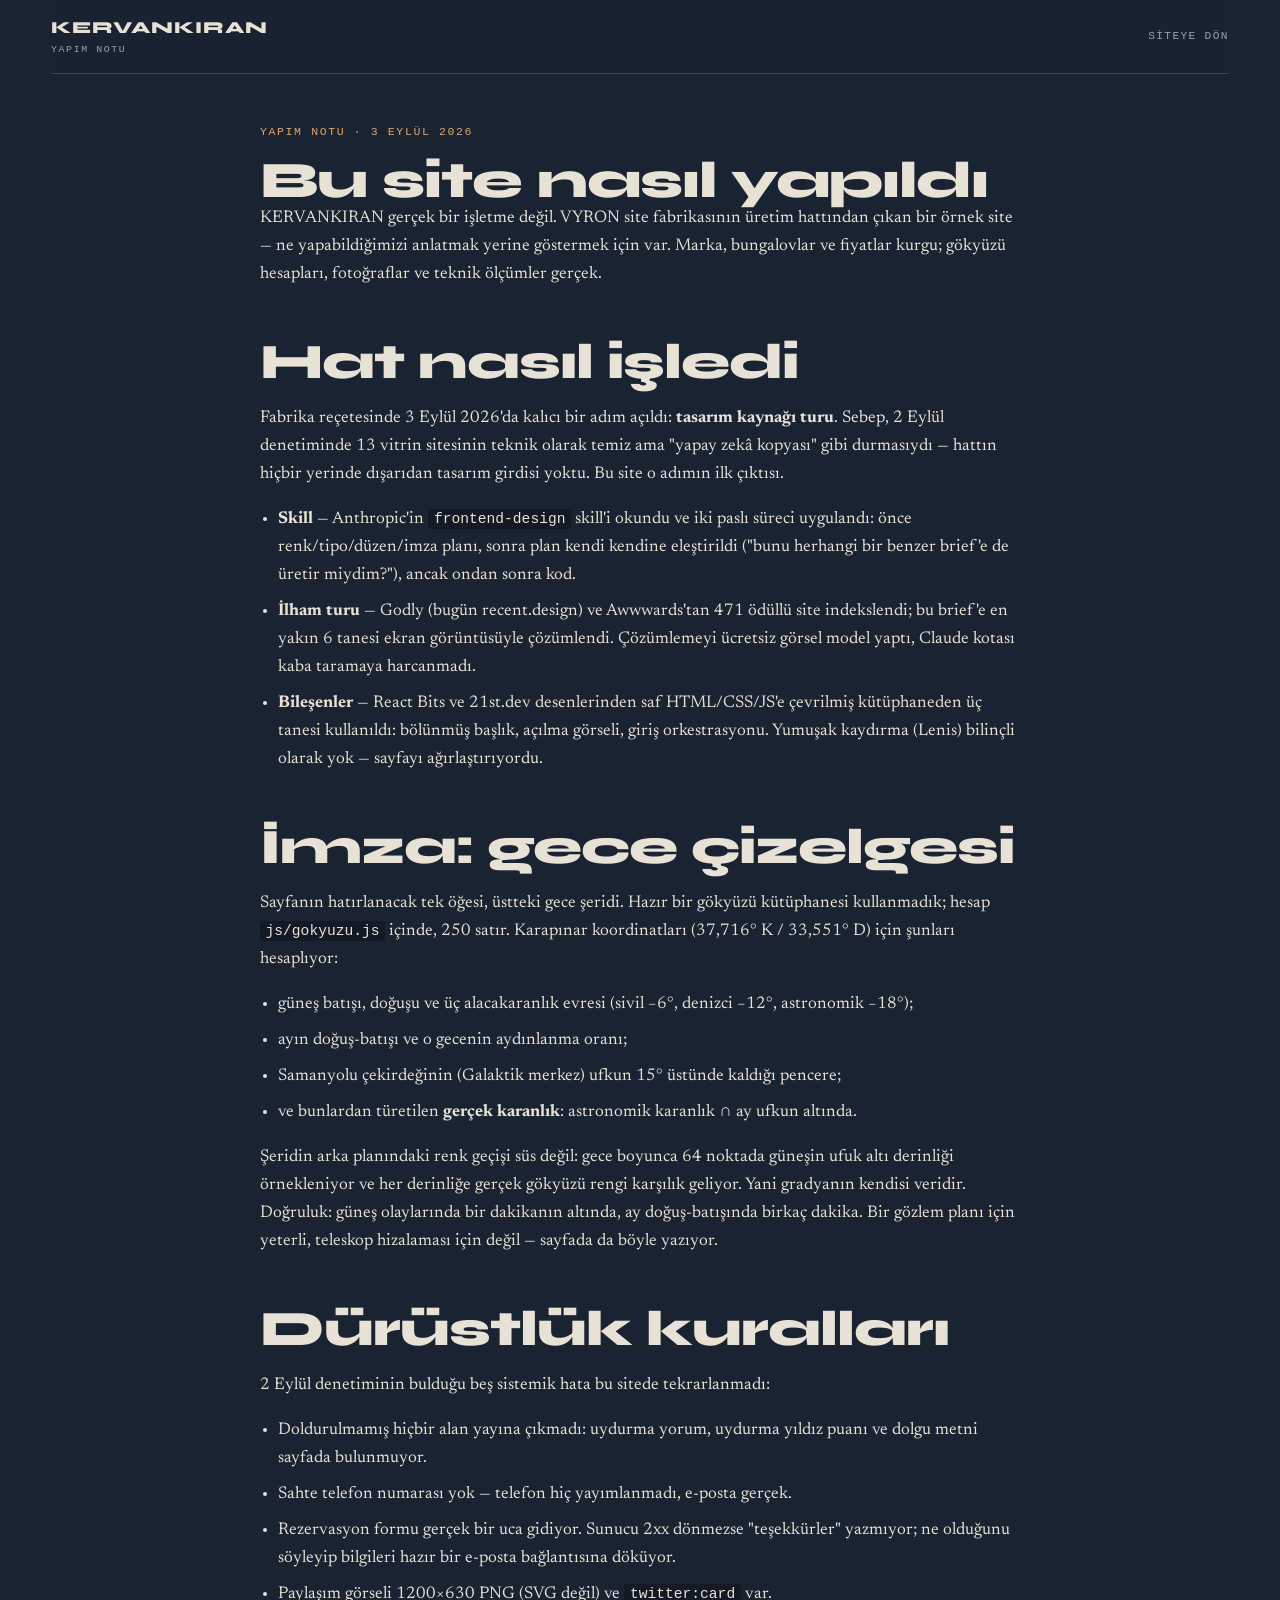
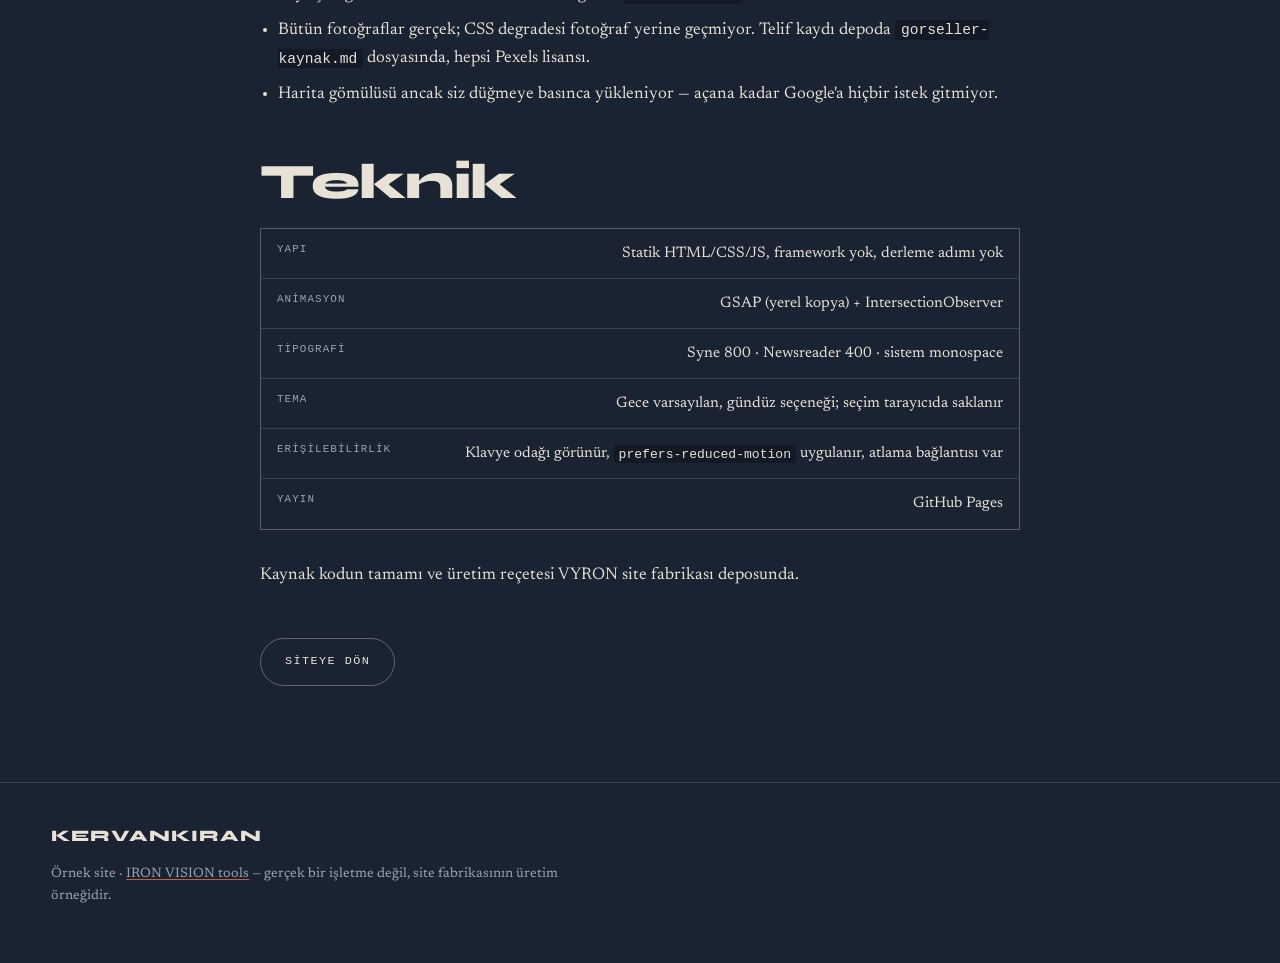
<file: rehber/index.html>
<!DOCTYPE html>
<html lang="tr">
<head>
<meta charset="utf-8">
<meta name="viewport" content="width=device-width, initial-scale=1">
<title>Bu site nasıl yapıldı — KERVANKIRAN yapım notu</title>
<meta name="description" content="KERVANKIRAN örnek sitesinin yapım notu: tasarım kaynağı turu, gece çizelgesi hesabı, kullanılan bileşenler, telif ve ölçümler.">
<link rel="canonical" href="https://erdemirigiz-dotcom.github.io/astro-kamp/rehber/">
<meta name="robots" content="index, follow">
<meta property="og:type" content="article">
<meta property="og:locale" content="tr_TR">
<meta property="og:title" content="Bu site nasıl yapıldı — KERVANKIRAN yapım notu">
<meta property="og:description" content="Tasarım kaynağı turu, gerçek gökyüzü hesabı, bileşenler, telif ve ölçümler.">
<meta property="og:url" content="https://erdemirigiz-dotcom.github.io/astro-kamp/rehber/">
<meta property="og:image" content="https://erdemirigiz-dotcom.github.io/astro-kamp/og-kapak.png">
<meta property="og:image:width" content="1200">
<meta property="og:image:height" content="630">
<meta name="twitter:card" content="summary_large_image">
<meta name="twitter:image" content="https://erdemirigiz-dotcom.github.io/astro-kamp/og-kapak.png">
<meta name="theme-color" content="#1A2331">
<link rel="icon" href="data:image/svg+xml,%3Csvg xmlns='http://www.w3.org/2000/svg' viewBox='0 0 32 32'%3E%3Crect width='32' height='32' fill='%231A2331'/%3E%3Ccircle cx='16' cy='16' r='4' fill='%23E0A46B'/%3E%3Ccircle cx='7' cy='8' r='1.4' fill='%23E8E2D6'/%3E%3Ccircle cx='25' cy='23' r='1.4' fill='%23E8E2D6'/%3E%3Ccircle cx='24' cy='7' r='1' fill='%237FA9C9'/%3E%3C/svg%3E">
<link rel="preconnect" href="https://fonts.googleapis.com">
<link rel="preconnect" href="https://fonts.gstatic.com" crossorigin>
<link rel="stylesheet" href="https://fonts.googleapis.com/css2?family=Newsreader:wght@400&family=Syne:wght@800&display=swap">
<link rel="stylesheet" href="../css/site.css">
<style>
  .rehber { width: min(760px, 92vw); margin-inline: auto; padding: 3rem 0 5rem; }
  .rehber h2 { margin: 3rem 0 1rem; }
  .rehber h3 { margin: 2rem 0 .6rem; }
  .rehber ul { padding-left: 1.15rem; }
  .rehber li { margin-bottom: .5rem; }
  .rehber code { font-family: var(--veri); font-size: .86em;
    background: var(--gok-derin); padding: .12em .38em; border-radius: 2px; }
  .rehber .olcum { margin: 1.2rem 0 2rem; }
</style>
</head>
<body>
<a class="atla" href="#icerik">İçeriğe atla</a>
<header class="ust">
  <a class="marka" href="../"><span class="marka-ad">KERVANKIRAN</span><span class="marka-alt">yapım notu</span></a>
  <nav class="ust-gez" aria-label="Bölümler"><a href="../">Siteye dön</a></nav>
</header>

<main class="rehber" id="icerik">
  <p class="veri etiket">Yapım notu · 3 Eylül 2026</p>
  <h1 style="font-size:clamp(2rem,5vw,3.2rem)">Bu site nasıl yapıldı</h1>
  <p>KERVANKIRAN gerçek bir işletme değil. VYRON site fabrikasının üretim hattından çıkan bir
    örnek site — ne yapabildiğimizi anlatmak yerine göstermek için var. Marka, bungalovlar ve
    fiyatlar kurgu; gökyüzü hesapları, fotoğraflar ve teknik ölçümler gerçek.</p>

  <h2>Hat nasıl işledi</h2>
  <p>Fabrika reçetesinde 3 Eylül 2026'da kalıcı bir adım açıldı: <strong>tasarım kaynağı turu</strong>.
    Sebep, 2 Eylül denetiminde 13 vitrin sitesinin teknik olarak temiz ama "yapay zekâ kopyası" gibi
    durmasıydı — hattın hiçbir yerinde dışarıdan tasarım girdisi yoktu. Bu site o adımın ilk çıktısı.</p>
  <ul>
    <li><strong>Skill</strong> — Anthropic'in <code>frontend-design</code> skill'i okundu ve iki paslı
      süreci uygulandı: önce renk/tipo/düzen/imza planı, sonra plan kendi kendine eleştirildi
      ("bunu herhangi bir benzer brief'e de üretir miydim?"), ancak ondan sonra kod.</li>
    <li><strong>İlham turu</strong> — Godly (bugün recent.design) ve Awwwards'tan 471 ödüllü site
      indekslendi; bu brief'e en yakın 6 tanesi ekran görüntüsüyle çözümlendi. Çözümlemeyi ücretsiz
      görsel model yaptı, Claude kotası kaba taramaya harcanmadı.</li>
    <li><strong>Bileşenler</strong> — React Bits ve 21st.dev desenlerinden saf HTML/CSS/JS'e çevrilmiş
      kütüphaneden üç tanesi kullanıldı: bölünmüş başlık, açılma görseli, giriş orkestrasyonu.
      Yumuşak kaydırma (Lenis) bilinçli olarak yok — sayfayı ağırlaştırıyordu.</li>
  </ul>

  <h2>İmza: gece çizelgesi</h2>
  <p>Sayfanın hatırlanacak tek öğesi, üstteki gece şeridi. Hazır bir gökyüzü kütüphanesi kullanmadık;
    hesap <code>js/gokyuzu.js</code> içinde, 250 satır. Karapınar koordinatları (37,716° K / 33,551° D)
    için şunları hesaplıyor:</p>
  <ul>
    <li>güneş batışı, doğuşu ve üç alacakaranlık evresi (sivil −6°, denizci −12°, astronomik −18°);</li>
    <li>ayın doğuş-batışı ve o gecenin aydınlanma oranı;</li>
    <li>Samanyolu çekirdeğinin (Galaktik merkez) ufkun 15° üstünde kaldığı pencere;</li>
    <li>ve bunlardan türetilen <strong>gerçek karanlık</strong>: astronomik karanlık ∩ ay ufkun altında.</li>
  </ul>
  <p>Şeridin arka planındaki renk geçişi süs değil: gece boyunca 64 noktada güneşin ufuk altı derinliği
    örnekleniyor ve her derinliğe gerçek gökyüzü rengi karşılık geliyor. Yani gradyanın kendisi veridir.
    Doğruluk: güneş olaylarında bir dakikanın altında, ay doğuş-batışında birkaç dakika. Bir gözlem
    planı için yeterli, teleskop hizalaması için değil — sayfada da böyle yazıyor.</p>

  <h2>Dürüstlük kuralları</h2>
  <p>2 Eylül denetiminin bulduğu beş sistemik hata bu sitede tekrarlanmadı:</p>
  <ul>
    <li>Doldurulmamış hiçbir alan yayına çıkmadı: uydurma yorum, uydurma yıldız puanı ve
      dolgu metni sayfada bulunmuyor.</li>
    <li>Sahte telefon numarası yok — telefon hiç yayımlanmadı, e-posta gerçek.</li>
    <li>Rezervasyon formu gerçek bir uca gidiyor. Sunucu 2xx dönmezse "teşekkürler" yazmıyor;
      ne olduğunu söyleyip bilgileri hazır bir e-posta bağlantısına döküyor.</li>
    <li>Paylaşım görseli 1200×630 PNG (SVG değil) ve <code>twitter:card</code> var.</li>
    <li>Bütün fotoğraflar gerçek; CSS degradesi fotoğraf yerine geçmiyor. Telif kaydı depoda
      <code>gorseller-kaynak.md</code> dosyasında, hepsi Pexels lisansı.</li>
    <li>Harita gömülüsü ancak siz düğmeye basınca yükleniyor — açana kadar Google'a hiçbir istek gitmiyor.</li>
  </ul>

  <h2>Teknik</h2>
  <dl class="olcum">
    <div><dt>Yapı</dt><dd>Statik HTML/CSS/JS, framework yok, derleme adımı yok</dd></div>
    <div><dt>Animasyon</dt><dd>GSAP (yerel kopya) + IntersectionObserver</dd></div>
    <div><dt>Tipografi</dt><dd>Syne 800 · Newsreader 400 · sistem monospace</dd></div>
    <div><dt>Tema</dt><dd>Gece varsayılan, gündüz seçeneği; seçim tarayıcıda saklanır</dd></div>
    <div><dt>Erişilebilirlik</dt><dd>Klavye odağı görünür, <code>prefers-reduced-motion</code> uygulanır, atlama bağlantısı var</dd></div>
    <div><dt>Yayın</dt><dd>GitHub Pages</dd></div>
  </dl>
  <p>Kaynak kodun tamamı ve üretim reçetesi VYRON site fabrikası deposunda.</p>

  <p style="margin-top:3rem"><a class="dugme dugme-ikincil" href="../">Siteye dön</a></p>
</main>

<footer class="alt">
  <div class="alt-ic">
    <p class="alt-marka">KERVANKIRAN</p>
    <p class="alt-not">Örnek site · <a href="https://ironvisiontools.com" rel="noopener">IRON VISION tools</a>
      — gerçek bir işletme değil, site fabrikasının üretim örneğidir.</p>
  </div>
</footer>
</body>
</html>
</file>
<file: css/site.css>
/* KERVANKIRAN — Karapınar gece kampı
 *
 * PALET GEREKÇESİ: gece teması saf siyah DEĞİL. Karanlık gökyüzü bölgesinde gece
 * gerçekten siyah görünmez — hava parıltısı (airglow) yüzünden derin mürekkep
 * lacivertidir. İki vurgu ailesi var: sıcak taraf kamp ateşinin bakırı (--kav,
 * --kav-acik), soğuk taraf yıldız mavisi (--soguk). Tek parlak vurgulu koyu sayfa
 * bugünün en yaygın "yapay zekâ görünümü"dür; buradan kaçınmak bilinçli bir karar
 * (bkz. anayasa/tasarim-kaynagi-turu.md, frontend-design kalibrasyonu).
 * Gündüz teması gecenin negatifi değil: Karapınar'ın güneşte ağarmış alkali toprağı.
 *
 * TİPOGRAFİ: Syne 800 (display — geniş geometrik, gözlemevi tabelası/alet paneli
 * hissi), Newsreader 400 (gövde serif — sayfa bir gece okuması satıyor), sistem
 * monospace (veri/saat — indirme yok ve rakamlar DAİMA tabular; 11.08 dersi:
 * old-style rakam "350 TL"yi yanlış okutuyor). Inter yasak (anayasa).
 */

/* ═══ TOKENLER ═══════════════════════════════════════════════════════════ */
:root {
  --gok:       #1A2331;   /* gece zemini */
  --gok-derin: #131A26;   /* çukur yüzey / panel */
  --tuz:       #E8E2D6;   /* birincil metin */
  --tuz-sonuk: #9AA3AF;   /* ikincil metin */
  --kav:       #C2603A;   /* ateş bakırı — çizgi/işaret */
  --kav-acik:  #E0A46B;   /* amber — veri, düğme zemini */
  --soguk:     #7FA9C9;   /* yıldız mavisi — ikinci vurgu */
  --murekkep:  #16202E;   /* açık zemin üstündeki koyu metin */
  --cizgi:     rgba(232, 226, 214, .16);
  --cizgi-kuv: rgba(232, 226, 214, .34);

  --display: 'Syne', system-ui, -apple-system, sans-serif;
  --govde:   'Newsreader', Georgia, 'Times New Roman', serif;
  --veri:    ui-monospace, SFMono-Regular, 'SF Mono', Menlo, Consolas, monospace;

  --en: min(1180px, 92vw);
  --bosluk: clamp(3.5rem, 8vw, 7rem);
  color-scheme: dark;
}

[data-tema="gunduz"] {
  --gok:       #EDE7DA;
  --gok-derin: #E3DBCA;
  --tuz:       #23262B;
  --tuz-sonuk: #5C6270;
  --kav:       #A6472A;
  --kav-acik:  #A6472A;
  --soguk:     #3D6A8C;
  --murekkep:  #FBF7EF;
  --cizgi:     rgba(35, 38, 43, .18);
  --cizgi-kuv: rgba(35, 38, 43, .38);
  color-scheme: light;
}

/* ═══ TEMEL ══════════════════════════════════════════════════════════════ */
*, *::before, *::after { box-sizing: border-box; }

html { scroll-behavior: smooth; }
@media (prefers-reduced-motion: reduce) { html { scroll-behavior: auto; } }

body {
  margin: 0;
  background: var(--gok);
  color: var(--tuz);
  font-family: var(--govde);
  font-size: 1.0625rem;
  line-height: 1.65;
  -webkit-font-smoothing: antialiased;
  transition: background-color .5s ease, color .5s ease;
  overflow-x: hidden;
}

img { max-width: 100%; height: auto; display: block; }

h1, h2, h3 {
  font-family: var(--display);
  font-weight: 800;
  letter-spacing: -.02em;
  line-height: 1;
  margin: 0;
  text-wrap: balance;
}
h1 { font-size: clamp(2.7rem, 8.5vw, 6rem); line-height: .94; }
/* Hero başlığı, ilham turu çıkarımı 3: gökyüzü fotoğrafıyla iç içe geçen dev
   tipografi. Kelime kelime bölünür (bilesenler/bolunmus-baslik). */
.hero-baslik { font-size: clamp(2.6rem, 7.6vw, 6.2rem); line-height: .9; }
.kelime { display: inline-block; overflow: hidden; vertical-align: bottom; }
.kelime > span { display: inline-block; will-change: transform; }
h2 { font-size: clamp(1.75rem, 4.4vw, 3.1rem); line-height: 1.04; }
h3 { font-size: clamp(1.15rem, 2vw, 1.4rem); line-height: 1.15; }
p  { margin: 0 0 1rem; }

a { color: inherit; text-decoration-color: var(--kav); text-underline-offset: .18em; }
a:hover { text-decoration-color: var(--kav-acik); }

:focus-visible {
  outline: 2px solid var(--kav-acik);
  outline-offset: 3px;
  border-radius: 2px;
}

.veri {
  font-family: var(--veri);
  font-size: .72rem;
  letter-spacing: .14em;
  text-transform: uppercase;
  font-variant-numeric: tabular-nums;
  color: var(--tuz-sonuk);
}
.etiket { color: var(--kav-acik); margin: 0 0 1rem; }

.atla {
  position: absolute; left: -9999px; top: 0; z-index: 99;
  background: var(--kav-acik); color: var(--murekkep);
  padding: .8rem 1.2rem; font-family: var(--veri); font-size: .8rem;
}
.atla:focus { left: 1rem; top: 1rem; }

.kucuk-not {
  font-size: .875rem; line-height: 1.55; color: var(--tuz-sonuk);
  max-width: 62ch; margin: 1.2rem 0 0;
}

/* ═══ ÜST ŞERİT ══════════════════════════════════════════════════════════ */
.ust {
  position: sticky; top: 0; z-index: 40;
  display: flex; align-items: center; gap: 1.5rem;
  width: var(--en); margin-inline: auto;
  padding: .9rem 0;
  border-bottom: 1px solid var(--cizgi);
  background: color-mix(in srgb, var(--gok) 88%, transparent);
  backdrop-filter: blur(8px);
}
.marka { text-decoration: none; display: grid; margin-right: auto; }
.marka-ad {
  font-family: var(--display); font-weight: 800;
  font-size: 1.05rem; letter-spacing: .06em;
}
.marka-alt { font-family: var(--veri); font-size: .62rem; letter-spacing: .16em;
  text-transform: uppercase; color: var(--tuz-sonuk); }

.ust-gez { display: flex; gap: 1.4rem; }
.ust-gez a {
  font-family: var(--veri); font-size: .7rem; letter-spacing: .12em;
  text-transform: uppercase; text-decoration: none; color: var(--tuz-sonuk);
  padding: .7rem 0; transition: color .2s;
}
.ust-gez a:hover { color: var(--tuz); }
@media (max-width: 860px) { .ust-gez { display: none; } }

.tema-dugme {
  font-family: var(--veri); font-size: .68rem; letter-spacing: .12em;
  text-transform: uppercase; color: var(--tuz);
  background: none; border: 1px solid var(--cizgi-kuv);
  padding: .6rem .9rem; min-height: 44px; cursor: pointer;
  border-radius: 999px; transition: border-color .2s, color .2s;
}
.tema-dugme:hover { border-color: var(--kav-acik); color: var(--kav-acik); }

/* ═══ DÜĞMELER ═══════════════════════════════════════════════════════════ */
.dugme {
  display: inline-flex; align-items: center; justify-content: center;
  min-height: 48px; padding: .85rem 1.5rem;
  font-family: var(--veri); font-size: .74rem; letter-spacing: .12em;
  text-transform: uppercase; text-decoration: none; cursor: pointer;
  border: 1px solid transparent; border-radius: 999px;
  transition: transform .25s cubic-bezier(.2, .8, .3, 1), background-color .2s, border-color .2s;
}
.dugme-birincil { background: var(--kav-acik); color: var(--murekkep); font-weight: 500; }
.dugme-birincil:hover { background: var(--kav); color: #FBF7EF; }
.dugme-ikincil { border-color: var(--cizgi-kuv); color: var(--tuz); }
.dugme-ikincil:hover { border-color: var(--kav-acik); color: var(--kav-acik); }
button.dugme { font: inherit; font-family: var(--veri); font-size: .74rem;
  letter-spacing: .12em; text-transform: uppercase; }

/* ═══ HERO ═══════════════════════════════════════════════════════════════ */
.hero {
  position: relative;
  min-height: min(88vh, 780px);
  display: grid; align-items: end;
  padding: clamp(3rem, 10vh, 7rem) 0 clamp(2rem, 6vh, 4rem);
  overflow: hidden;
}
.hero-gorsel { position: absolute; inset: 0; z-index: 0; overflow: hidden; }
.hero-gorsel img, .hero-video {
  position: absolute; inset: 0; width: 100%; height: 100%; object-fit: cover;
}
/* Video, altındaki poster fotoğrafın üstüne biner; oynamaya başlayana kadar
   şeffaf kalır — poster HER ZAMAN tam görünür, video bir ek katman, temel değil.
   Bu bir gizleme değil (metin/içerik değil), altında zaten tam görsel var. */
.hero-video { opacity: 0; transition: opacity 1.1s ease; }
.hero-video.oynuyor { opacity: 1; }
.hero::after {
  content: ''; position: absolute; inset: 0; z-index: 1; pointer-events: none;
  background:
    linear-gradient(to top, var(--gok) 2%, color-mix(in srgb, var(--gok) 55%, transparent) 42%, transparent 78%),
    linear-gradient(to right, color-mix(in srgb, var(--gok) 72%, transparent), transparent 62%);
}
.hero-icerik { position: relative; z-index: 2; width: var(--en); margin-inline: auto; max-width: 100%; }
.hero-veri { display: flex; flex-wrap: wrap; gap: 1.4rem; margin: 0 0 1.4rem; color: var(--soguk); }
.hero-veri span { position: relative; }
.hero-veri span + span::before {
  content: ''; position: absolute; left: -.85rem; top: 50%;
  width: 3px; height: 3px; border-radius: 50%; background: var(--kav); transform: translateY(-50%);
}
.hero-metin { max-width: 48ch; margin: 1.6rem 0 2rem; font-size: 1.15rem; }
.hero-dugmeler { display: flex; flex-wrap: wrap; gap: .8rem; }
.hero-kaydir {
  position: absolute; z-index: 2; bottom: 1.2rem; right: max(4vw, calc((100vw - var(--en)) / 2));
  margin: 0; color: var(--tuz-sonuk);
}
@media (max-width: 700px) { .hero-kaydir { display: none; } }

/* ═══ BÖLÜM İSKELETİ ════════════════════════════════════════════════════ */
.bolum { width: var(--en); margin-inline: auto; padding: var(--bosluk) 0; }
.bolum-bas { max-width: 60ch; margin-bottom: clamp(2.5rem, 5vw, 4rem); }
.bolum-bas .acik { margin-top: 1.4rem; color: var(--tuz-sonuk); }
.bolum-bas .acik strong { color: var(--tuz); font-weight: 400;
  box-shadow: inset 0 -.35em 0 color-mix(in srgb, var(--kav) 35%, transparent); }

.karanlik-bolum { background: var(--gok-derin); width: 100%; padding-inline: max(4vw, calc((100vw - var(--en)) / 2)); }
.karanlik-bolum > * { max-width: var(--en); margin-inline: auto; }

/* ═══ İMZA: GECE ÇİZELGESİ ══════════════════════════════════════════════ */
.tarih-secim { margin-bottom: 1.6rem; }
.tarih-serit {
  display: flex; gap: .5rem; overflow-x: auto; padding-bottom: .6rem;
  scrollbar-width: thin; scroll-snap-type: x proximity;
}
.tarih-chip {
  flex: 0 0 auto; scroll-snap-align: start;
  min-width: 78px; min-height: 76px;
  display: grid; gap: .15rem; justify-items: center; align-content: center;
  padding: .6rem .5rem;
  background: none; cursor: pointer; color: var(--tuz-sonuk);
  border: 1px solid var(--cizgi); border-radius: 3px;
  font-family: var(--veri); font-size: .7rem; font-variant-numeric: tabular-nums;
  transition: border-color .2s, color .2s, background-color .2s;
}
.tarih-chip:hover { border-color: var(--cizgi-kuv); color: var(--tuz); }
.tarih-chip[aria-pressed="true"] {
  border-color: var(--kav-acik); color: var(--tuz);
  background: color-mix(in srgb, var(--kav) 14%, transparent);
}
.chip-gun { font-size: .95rem; letter-spacing: 0; color: var(--tuz); }
.chip-ay { font-size: .6rem; letter-spacing: .1em; text-transform: uppercase; }
.chip-saat { font-size: .62rem; letter-spacing: .04em; color: var(--kav-acik); }

/* ay simgesi: aydınlanma oranı --oran ile, gölge kaydırmasıyla çizilir */
.ay-simge {
  display: inline-block; width: 15px; height: 15px; border-radius: 50%;
  background: var(--tuz-sonuk); position: relative; overflow: hidden;
  flex: 0 0 auto; vertical-align: -2px;
}
.ay-simge::after {
  content: ''; position: absolute; inset: 0; border-radius: 50%;
  background: var(--gok-derin);
  transform: translateX(calc(var(--oran, 0) * 100% * var(--yon, 1)));
}

.serit-sarmal { position: relative; }
.serit {
  position: relative; height: clamp(96px, 15vw, 148px);
  border: 1px solid var(--cizgi); border-radius: 3px; overflow: hidden;
}
.serit-katman { position: absolute; inset: 0; }
.serit-ay {
  position: absolute; top: 0; bottom: 0;
  background: repeating-linear-gradient(-45deg,
    color-mix(in srgb, var(--tuz) 22%, transparent) 0 1px,
    transparent 1px 7px);
}
.serit-sy {
  position: absolute; top: 0; bottom: 0;
  border-top: 3px solid var(--soguk);
  background: linear-gradient(to bottom, color-mix(in srgb, var(--soguk) 40%, transparent), transparent 70%);
}
.serit-isaret { position: absolute; top: 0; bottom: 0; width: 1px; background: var(--cizgi-kuv); }
.serit-isaret[data-vurgu="1"] { background: var(--kav-acik); width: 2px; }
.serit-yazi {
  position: absolute; bottom: .45rem; transform: translateX(-50%);
  font-family: var(--veri); font-size: .64rem; letter-spacing: .06em;
  color: var(--tuz); white-space: nowrap;
  text-shadow: 0 1px 3px rgba(0, 0, 0, .8);
  font-variant-numeric: tabular-nums;
}
[data-tema="gunduz"] .serit-yazi { text-shadow: 0 1px 3px rgba(255, 255, 255, .9); }
.serit-yazi--ust { top: .45rem; bottom: auto; }
.serit-eksen {
  display: flex; justify-content: space-between;
  margin-top: .5rem; font-size: .64rem;
}

.serit-anahtar {
  display: flex; flex-wrap: wrap; gap: .4rem 1.3rem;
  margin: 1rem 0 0; align-items: center; font-size: .64rem;
}
.ank { display: inline-block; width: 16px; height: 9px; margin-right: .4rem;
  vertical-align: -1px; border-radius: 1px; }
.ank-alaca { background: linear-gradient(90deg, #6E3B26, #2C3A55); }
.ank-karanlik { background: #0A0F1A; border: 1px solid var(--cizgi); }
.ank-ay { background: repeating-linear-gradient(-45deg,
  color-mix(in srgb, var(--tuz) 40%, transparent) 0 1px, transparent 1px 5px);
  border: 1px solid var(--cizgi); }
.ank-sy { background: color-mix(in srgb, var(--soguk) 40%, transparent);
  border-top: 2px solid var(--soguk); }

.karne {
  display: grid; gap: 1px; margin-top: 2.2rem;
  grid-template-columns: repeat(auto-fit, minmax(190px, 1fr));
  background: var(--cizgi); border: 1px solid var(--cizgi);
}
.karne-oge { background: var(--gok); padding: 1.3rem 1.2rem; }
.karanlik-bolum .karne-oge { background: var(--gok-derin); }
.karne-oge .etiket { margin-bottom: .6rem; }
.karne-deger {
  font-family: var(--display); font-weight: 800;
  font-size: clamp(1.5rem, 3.4vw, 2.1rem); line-height: 1;
  margin: 0 0 .5rem; font-variant-numeric: tabular-nums; letter-spacing: -.01em;
}
.karne-ay { display: flex; align-items: center; gap: .55rem; }
.karne-not { font-size: .82rem; line-height: 1.45; color: var(--tuz-sonuk); margin: 0; }
.karne-buyuk .karne-deger { color: var(--kav-acik); font-size: clamp(1.9rem, 4.4vw, 2.7rem); }

.olaylar { margin-top: 3rem; padding-top: 2rem; border-top: 1px solid var(--cizgi); }
.olay-liste { list-style: none; margin: 0; padding: 0;
  display: grid; gap: 1px; background: var(--cizgi); border: 1px solid var(--cizgi); }
.olay-liste li {
  background: var(--gok); padding: .85rem 1.1rem;
  display: flex; gap: 1.1rem; align-items: baseline; flex-wrap: wrap;
}
.karanlik-bolum .olay-liste li { background: var(--gok-derin); }
.olay-tarih { font-family: var(--veri); font-size: .72rem; letter-spacing: .08em;
  color: var(--kav-acik); flex: 0 0 6.5rem; font-variant-numeric: tabular-nums; }
.olay-ad { font-size: 1rem; }
.olay-not { font-size: .85rem; color: var(--tuz-sonuk); flex-basis: 100%; margin-left: 7.6rem; }
@media (max-width: 560px) { .olay-not { margin-left: 0; } }

/* ═══ BORTLE ═══════════════════════════════════════════════════════════ */
.bortle { margin-bottom: clamp(2.5rem, 5vw, 4rem); }
.bortle-serit {
  list-style: none; margin: 0 0 1.2rem; padding: 0;
  display: grid; grid-template-columns: repeat(9, 1fr); gap: 2px;
}
.bortle-basamak {
  position: relative; height: clamp(64px, 9vw, 96px); border-radius: 2px;
  display: flex; align-items: flex-end; justify-content: center;
  padding-bottom: .35rem;
  font-family: var(--veri); font-size: .68rem; color: var(--tuz);
  text-shadow: 0 1px 3px rgba(0, 0, 0, .75);
}
.bortle-basamak[data-isaretli="1"] { outline: 2px solid var(--kav-acik); outline-offset: 1px; }
.bortle-etiket {
  position: absolute; top: -1.5rem; left: 50%; transform: translateX(-50%);
  font-family: var(--veri); font-size: .6rem; letter-spacing: .1em;
  color: var(--kav-acik); white-space: nowrap;
}
.bortle-kiyas { display: grid; gap: .4rem; }
.bortle-kiyas p { margin: 0; font-size: .95rem; color: var(--tuz-sonuk); }
.bortle-kiyas .veri {
  display: inline-block; width: 1.8rem; color: var(--kav-acik); font-size: .85rem;
}

.ikili { display: grid; gap: clamp(1.6rem, 4vw, 3rem); grid-template-columns: 1fr; align-items: start; }
@media (min-width: 860px) { .ikili { grid-template-columns: 5fr 6fr; } }
.ikili-gorsel { margin: 0; }
.ikili-gorsel img { border-radius: 3px; }
.ikili-gorsel figcaption { margin-top: .6rem; font-size: .64rem; }
.olcum { margin: 0 0 1.4rem; display: grid; gap: 1px; background: var(--cizgi);
  border: 1px solid var(--cizgi); }
.olcum > div { background: var(--gok); padding: .75rem 1rem;
  display: flex; gap: 1rem; justify-content: space-between; flex-wrap: wrap; }
.karanlik-bolum .olcum > div { background: var(--gok-derin); }
.olcum dt { font-family: var(--veri); font-size: .68rem; letter-spacing: .1em;
  text-transform: uppercase; color: var(--tuz-sonuk); }
.olcum dd { margin: 0; font-size: .95rem; text-align: right; }

/* ═══ KARTLAR ═══════════════════════════════════════════════════════════ */
.kartlar { display: grid; gap: 1.5rem; grid-template-columns: repeat(auto-fit, minmax(280px, 1fr)); }
.kart { border: 1px solid var(--cizgi); border-radius: 3px; overflow: hidden;
  display: flex; flex-direction: column; transition: border-color .3s; }
.kart:hover { border-color: var(--cizgi-kuv); }
.kart img { aspect-ratio: 3 / 2; object-fit: cover; width: 100%; }
.kart-govde { padding: 1.3rem 1.2rem 1.5rem; display: flex; flex-direction: column; flex: 1; }
.kart-govde h3 { margin-bottom: .6rem; }
.kart-veri { display: flex; flex-wrap: wrap; gap: .9rem; margin: 0 0 .9rem; }
.kart-govde p { font-size: .97rem; }
.fiyat { margin: auto 0 0; padding-top: 1rem; font-size: .9rem; color: var(--tuz-sonuk); }
.fiyat .veri { font-size: 1.05rem; color: var(--kav-acik); letter-spacing: .04em;
  text-transform: none; margin-right: .35rem; }

.ekler { margin-top: 3rem; padding-top: 2rem; border-top: 1px solid var(--cizgi); }
.ekler h3 { margin-bottom: 1.2rem; }
.ekler ul { margin: 0; padding-left: 1.1rem; display: grid; gap: .9rem; max-width: 68ch; }
.ekler li { font-size: .97rem; }
.ekler .veri { color: var(--kav-acik); font-size: .95rem; text-transform: none; letter-spacing: .03em; }

/* ═══ GECENİN AKIŞI ═════════════════════════════════════════════════════ */
.akis { list-style: none; margin: 0; padding: 0; max-width: 74ch; }
.akis li {
  display: grid; gap: .4rem 1.6rem; grid-template-columns: 4.6rem 1fr;
  padding: 1.3rem 0; border-top: 1px solid var(--cizgi);
}
.akis li:last-child { border-bottom: 1px solid var(--cizgi); }
.akis-saat { color: var(--kav-acik); font-size: .82rem; letter-spacing: .04em; padding-top: .18rem; }
.akis h3 { margin-bottom: .35rem; }
.akis p { margin: 0; font-size: .97rem; color: var(--tuz-sonuk); }
@media (max-width: 560px) { .akis li { grid-template-columns: 1fr; } }

/* ═══ SSS ═══════════════════════════════════════════════════════════════ */
.sss { max-width: 74ch; }
.sss details { border-top: 1px solid var(--cizgi); }
.sss details:last-child { border-bottom: 1px solid var(--cizgi); }
.sss summary {
  cursor: pointer; list-style: none; padding: 1.15rem 2.5rem 1.15rem 0;
  position: relative; font-family: var(--display); font-weight: 800;
  font-size: 1.05rem; line-height: 1.3; min-height: 44px;
}
.sss summary::-webkit-details-marker { display: none; }
.sss summary::after {
  content: '+'; position: absolute; right: .3rem; top: 50%; transform: translateY(-50%);
  font-family: var(--veri); font-size: 1.2rem; color: var(--kav-acik);
}
.sss details[open] summary::after { content: '−'; }
.sss details p { margin: 0 0 1.3rem; color: var(--tuz-sonuk); max-width: 66ch; }

/* ═══ REZERVASYON ═══════════════════════════════════════════════════════ */
.rez-duzen { display: grid; gap: clamp(2rem, 5vw, 4rem); grid-template-columns: 1fr; }
@media (min-width: 900px) { .rez-duzen { grid-template-columns: 7fr 5fr; } }
.rez-form-alan .acik { margin: 1.4rem 0 2rem; color: var(--tuz-sonuk); max-width: 52ch; }

.alan { display: grid; gap: .4rem; margin-bottom: 1.1rem; }
.alan-ikili { display: grid; gap: 1.1rem; grid-template-columns: 1fr 1fr; }
label { font-family: var(--veri); font-size: .68rem; letter-spacing: .1em;
  text-transform: uppercase; color: var(--tuz-sonuk); }
.istege { text-transform: none; letter-spacing: .02em; opacity: .75; }
input, select, textarea {
  font: inherit; font-size: 1rem; color: var(--tuz);
  background: var(--gok); border: 1px solid var(--cizgi);
  border-radius: 2px; padding: .75rem .85rem; min-height: 48px; width: 100%;
  transition: border-color .2s;
}
.karanlik-bolum input, .karanlik-bolum select, .karanlik-bolum textarea { background: var(--gok); }
textarea { min-height: 96px; resize: vertical; }
input:focus, select:focus, textarea:focus { border-color: var(--kav-acik); }
input[aria-invalid="true"] { border-color: var(--kav); }
.tuzak { position: absolute; left: -9999px; width: 1px; height: 1px; overflow: hidden; }

#rez-gonder { margin-top: .6rem; }
.form-durum { margin: 1rem 0 0; font-size: .95rem; min-height: 1.4em; }
.form-durum[data-tur="hata"] { color: var(--kav-acik); }
.form-durum[data-tur="ok"] { color: var(--soguk); }

.rez-yan .olcum { margin-top: 1rem; }
.harita-kutu { margin-top: 1.5rem; }
.harita-ac {
  font-family: var(--veri); font-size: .7rem; letter-spacing: .12em; text-transform: uppercase;
  background: none; color: var(--tuz); border: 1px dashed var(--cizgi-kuv);
  padding: 1rem 1.2rem; width: 100%; min-height: 56px; cursor: pointer; border-radius: 3px;
}
.harita-ac:hover { border-color: var(--kav-acik); color: var(--kav-acik); }
.harita-kutu iframe { width: 100%; height: 260px; border: 1px solid var(--cizgi); border-radius: 3px; }

/* ═══ ALT ═══════════════════════════════════════════════════════════════ */
.alt { border-top: 1px solid var(--cizgi); padding: 2.5rem 0 3rem; }
.alt-ic { width: var(--en); margin-inline: auto; }
.alt-marka { font-family: var(--display); font-weight: 800; letter-spacing: .06em;
  font-size: 1rem; margin: 0 0 .8rem; }
.blok-baglanti { display: inline-block; padding: .62rem 0; min-height: 44px; }
.alt-not { font-size: .85rem; color: var(--tuz-sonuk); max-width: 68ch; margin: 0 0 .5rem; }

/* ═══ HAREKET ═══════════════════════════════════════════════════════════
 * .gsap-on gövdeye YALNIZCA GSAP gerçekten yüklendiğinde eklenir; script
 * yüklenmezse hiçbir şey gizli kalmaz (anayasa: no-gsap = her şey görünür).
 * 03.09 GÖSTERİ TURU: `.acilan img` artık burada gizlenmiyor — ScrollTrigger
 * `fromTo()` başlangıç/bitiş değerlerini JS ile (inline stil) veriyor. GSAP hiç
 * koşmazsa bu CSS'te hiçbir clip-path/opacity kalmadığından görsel baştan tam
 * görünür kalır (03.09'da hero başlığının aynı hatadan boş kalması dersi). */
.gsap-on .giris-satir { opacity: 0; }

/* Hero paralaksı ve gece çizelgesi/kart/görsel hareketleri GSAP'in kendi
   `will-change` yönetimine bırakılıyor; burada sabit bir CSS durumu YOK. */

@media (prefers-reduced-motion: reduce) {
  .gsap-on .giris-satir { opacity: 1 !important; }
  .hero-gorsel, .hero-icerik, .serit-sarmal, .tarih-chip, .kart, .acilan img {
    transform: none !important; clip-path: none !important;
  }
  * { animation-duration: .001ms !important; transition-duration: .001ms !important; }
}
</file>
